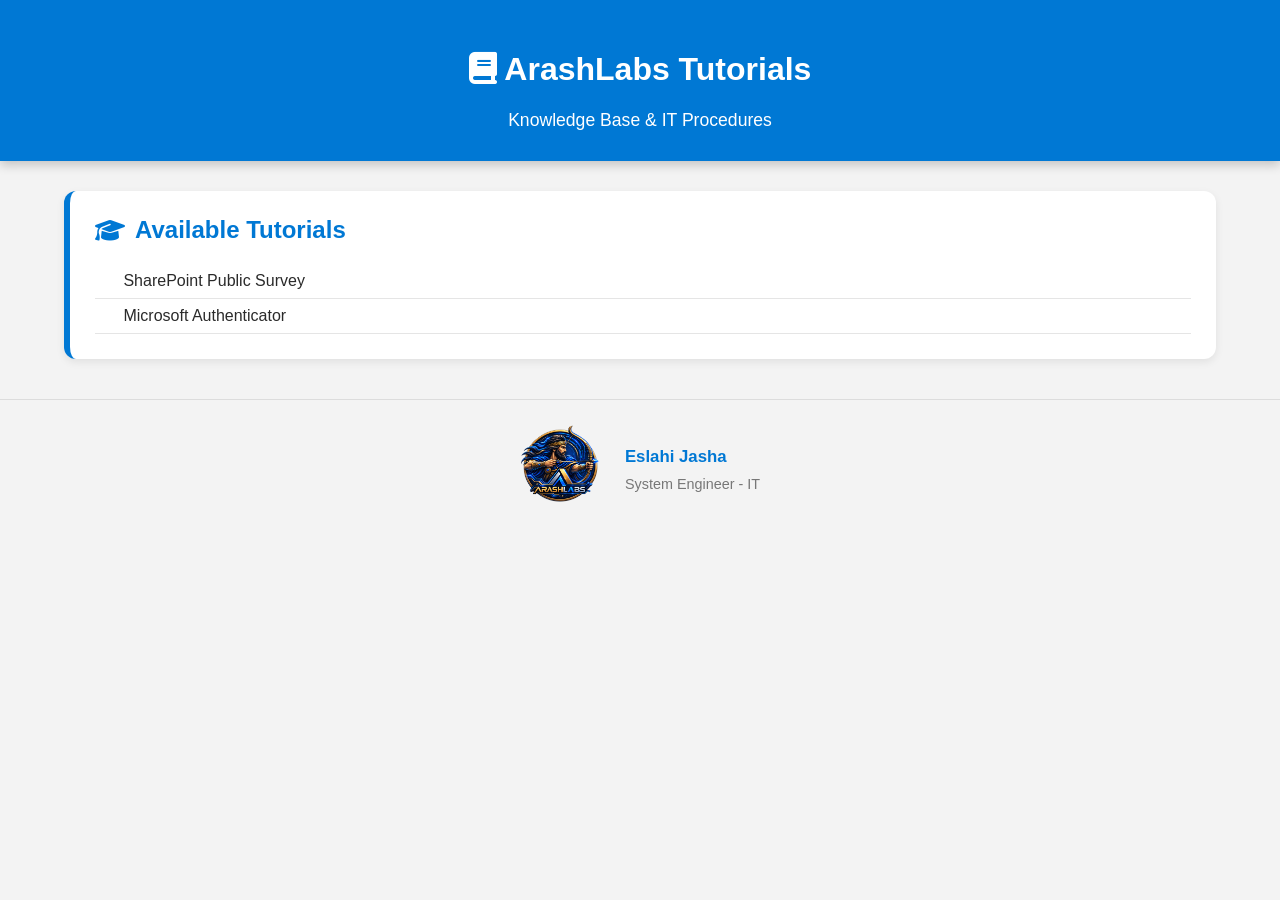
<file: index.html>
<!DOCTYPE html>
<html lang="fr">
<head>
<meta charset="UTF-8">
<meta name="viewport" content="width=device-width, initial-scale=1.0">

<title>ArashLabs Tutorials</title>
<link rel="icon" type="image/x-icon" href="favicon.ico">
<link rel="stylesheet" href="style.css">
<link rel="stylesheet"
href="https://cdnjs.cloudflare.com/ajax/libs/font-awesome/6.5.2/css/all.min.css">

</head>
<body>


<header>
    <h1>
        <i class="fa-solid fa-book"></i>
        ArashLabs Tutorials
    </h1>

    <div class="subtitle">
        Knowledge Base & IT Procedures
    </div>
</header>

<div class="container">

    <div class="section">

        <h2>
            <i class="fa-solid fa-graduation-cap"></i>
            Available Tutorials
        </h2>

        <ul class="checklist">

            <li class="item-row">
                <a class="item-tuto"
                   href="./sharepoint-public-survey/">
                   SharePoint Public Survey
                </a>
            </li>

            <li class="item-row">
                <a class="item-tuto"
                   href="./microsoft-authenticator/">
                   Microsoft Authenticator
                </a>
            </li>

            <!-- Ajouter les futurs tutos ici -->

        </ul>

    </div>

</div>

<footer class="footer-orbid">

    <div class="footer-content">

        <img src="arashlabs.png"
             class="footer-logo"
             alt="ArashLabs">

        <div class="footer-right">

            <div class="footer-name">
                <strong>Eslahi Jasha</strong>
            </div>

            <div>System Engineer - IT</div>

        </div>

    </div>

</footer>

<script src="theme.js"></script>

</body>
</html>
</file>
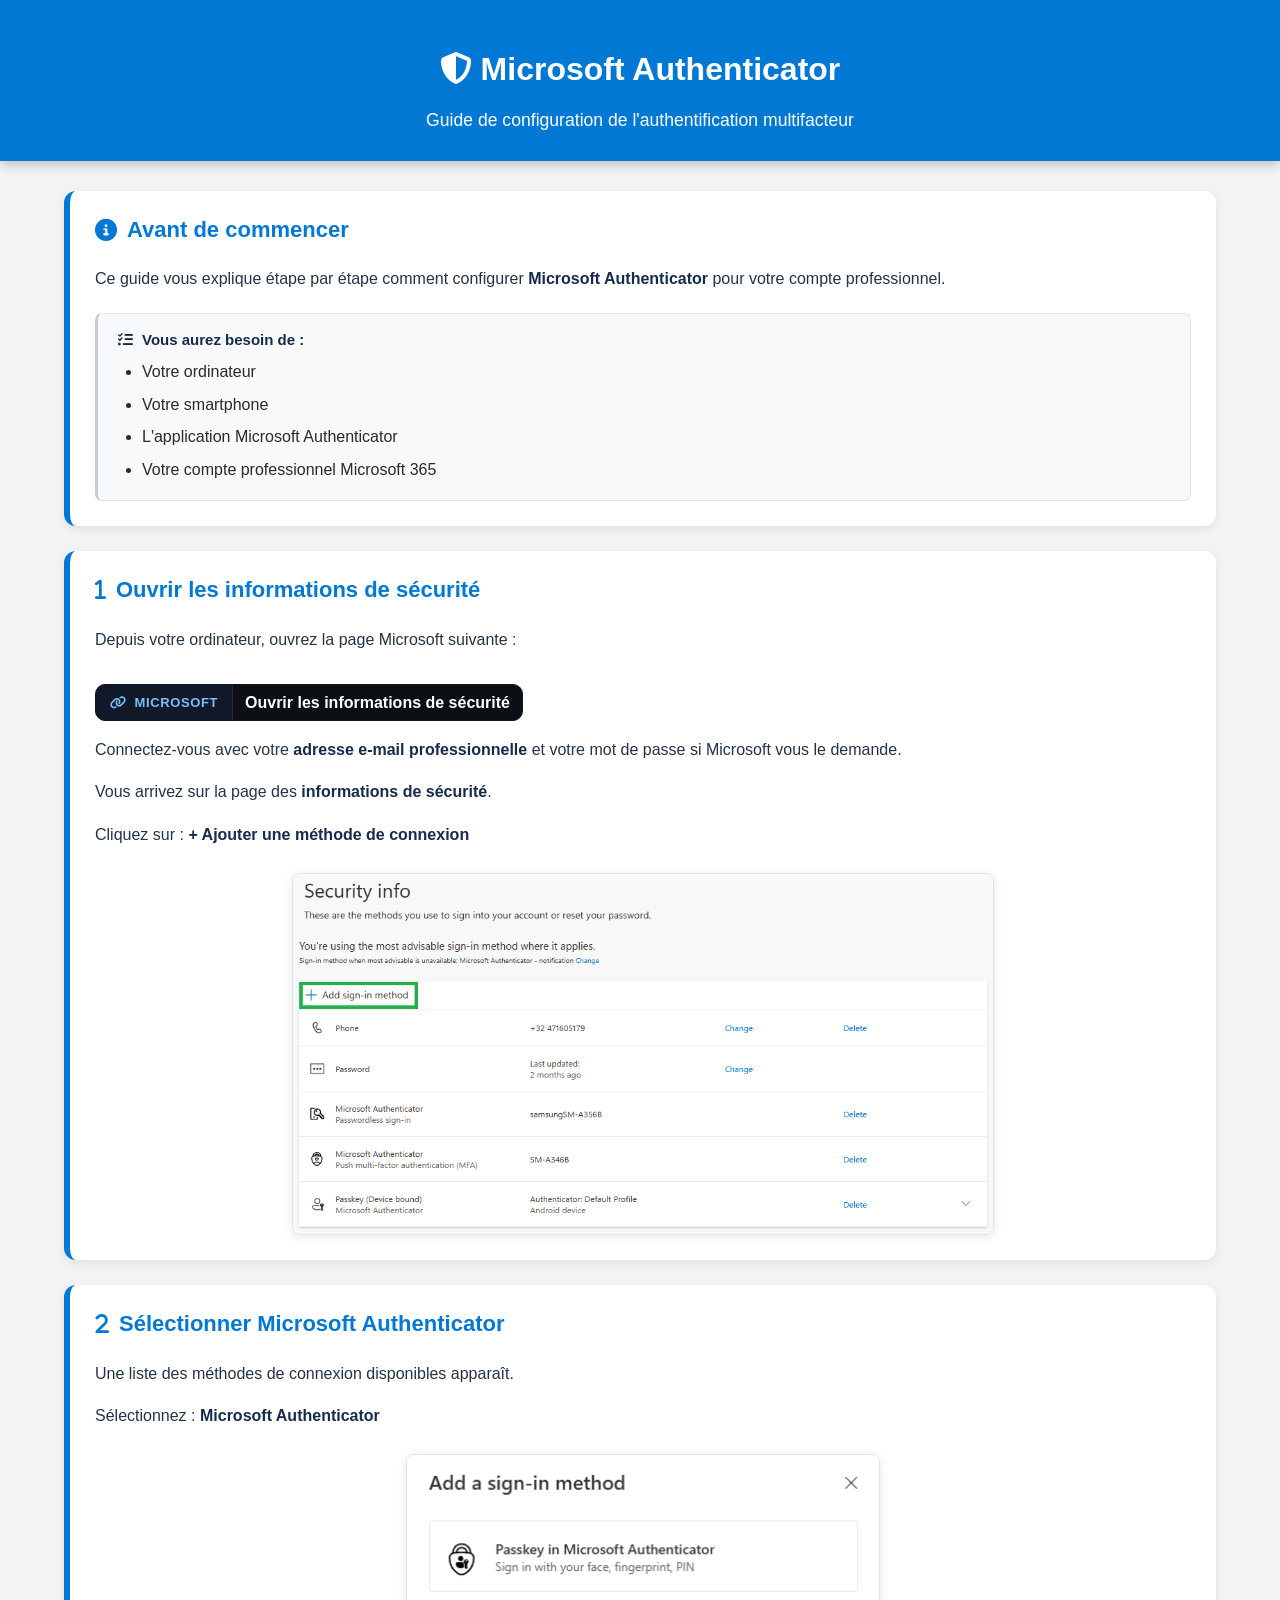
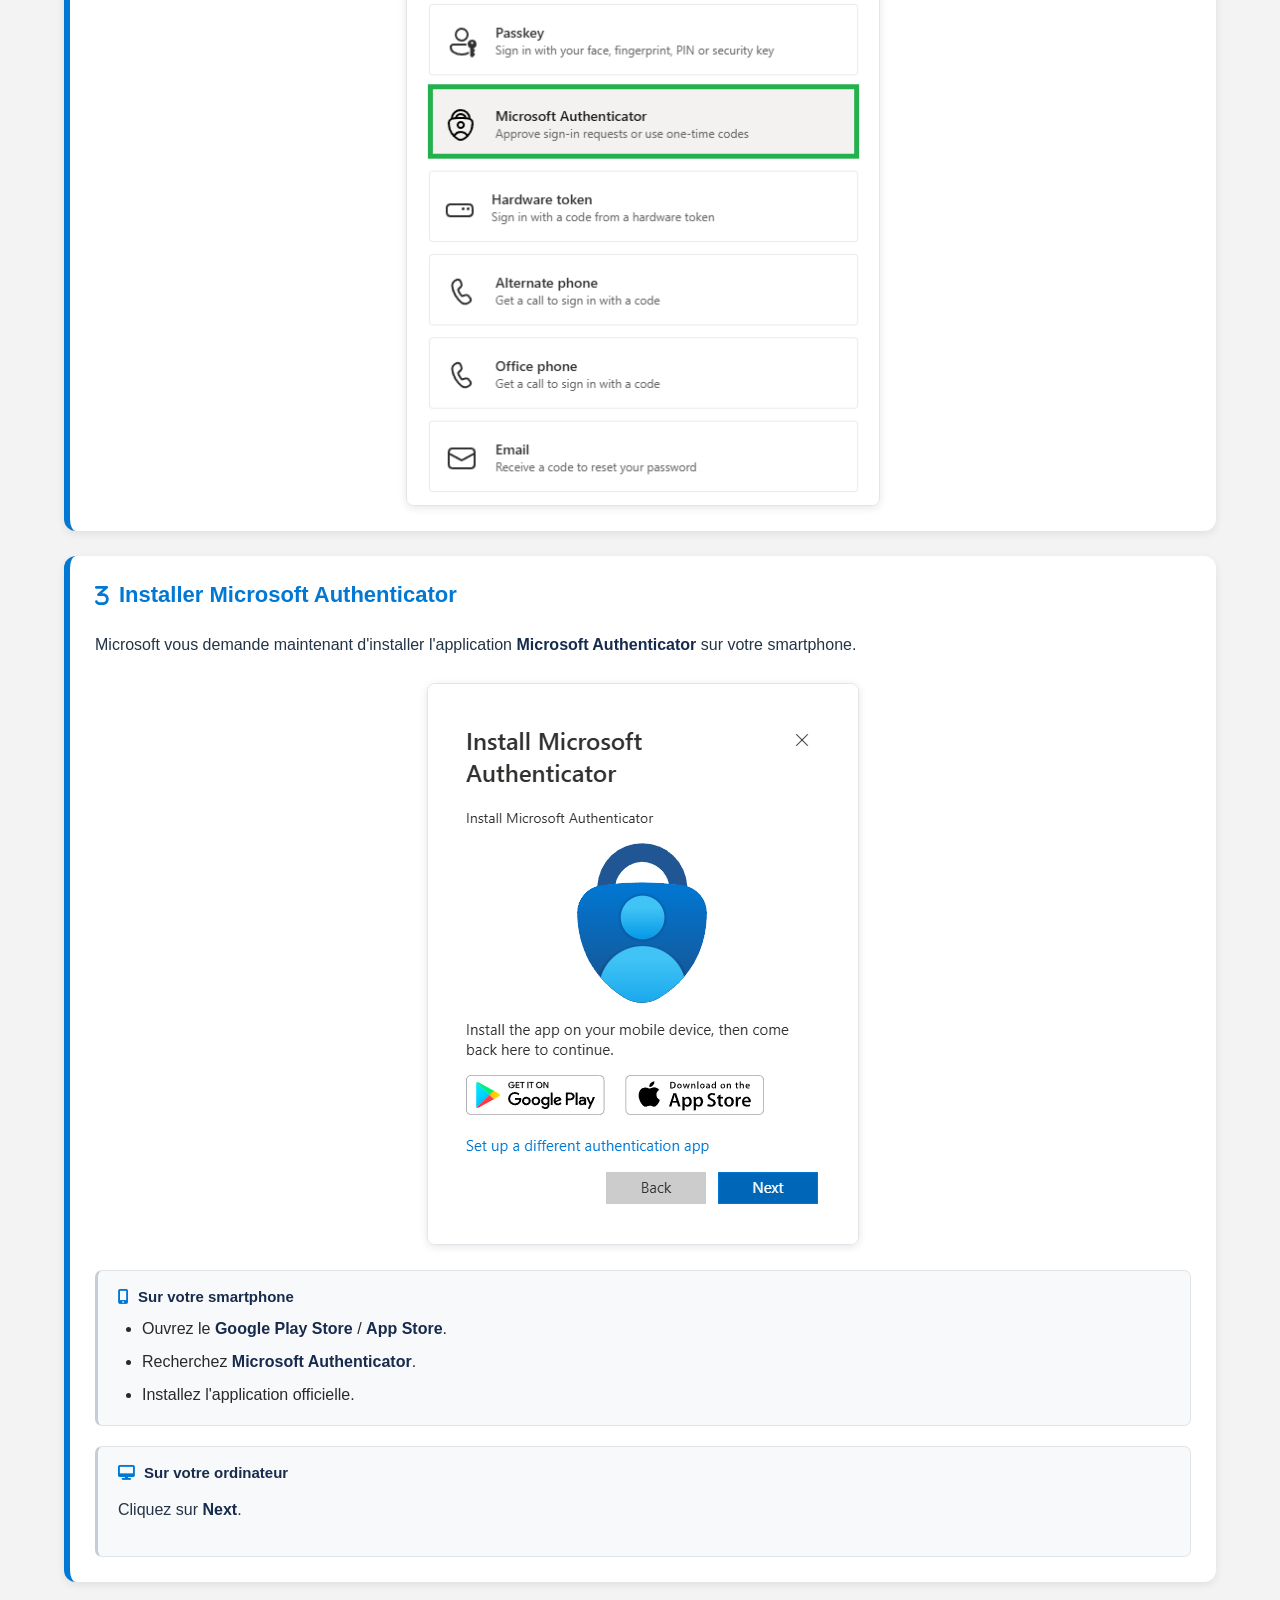
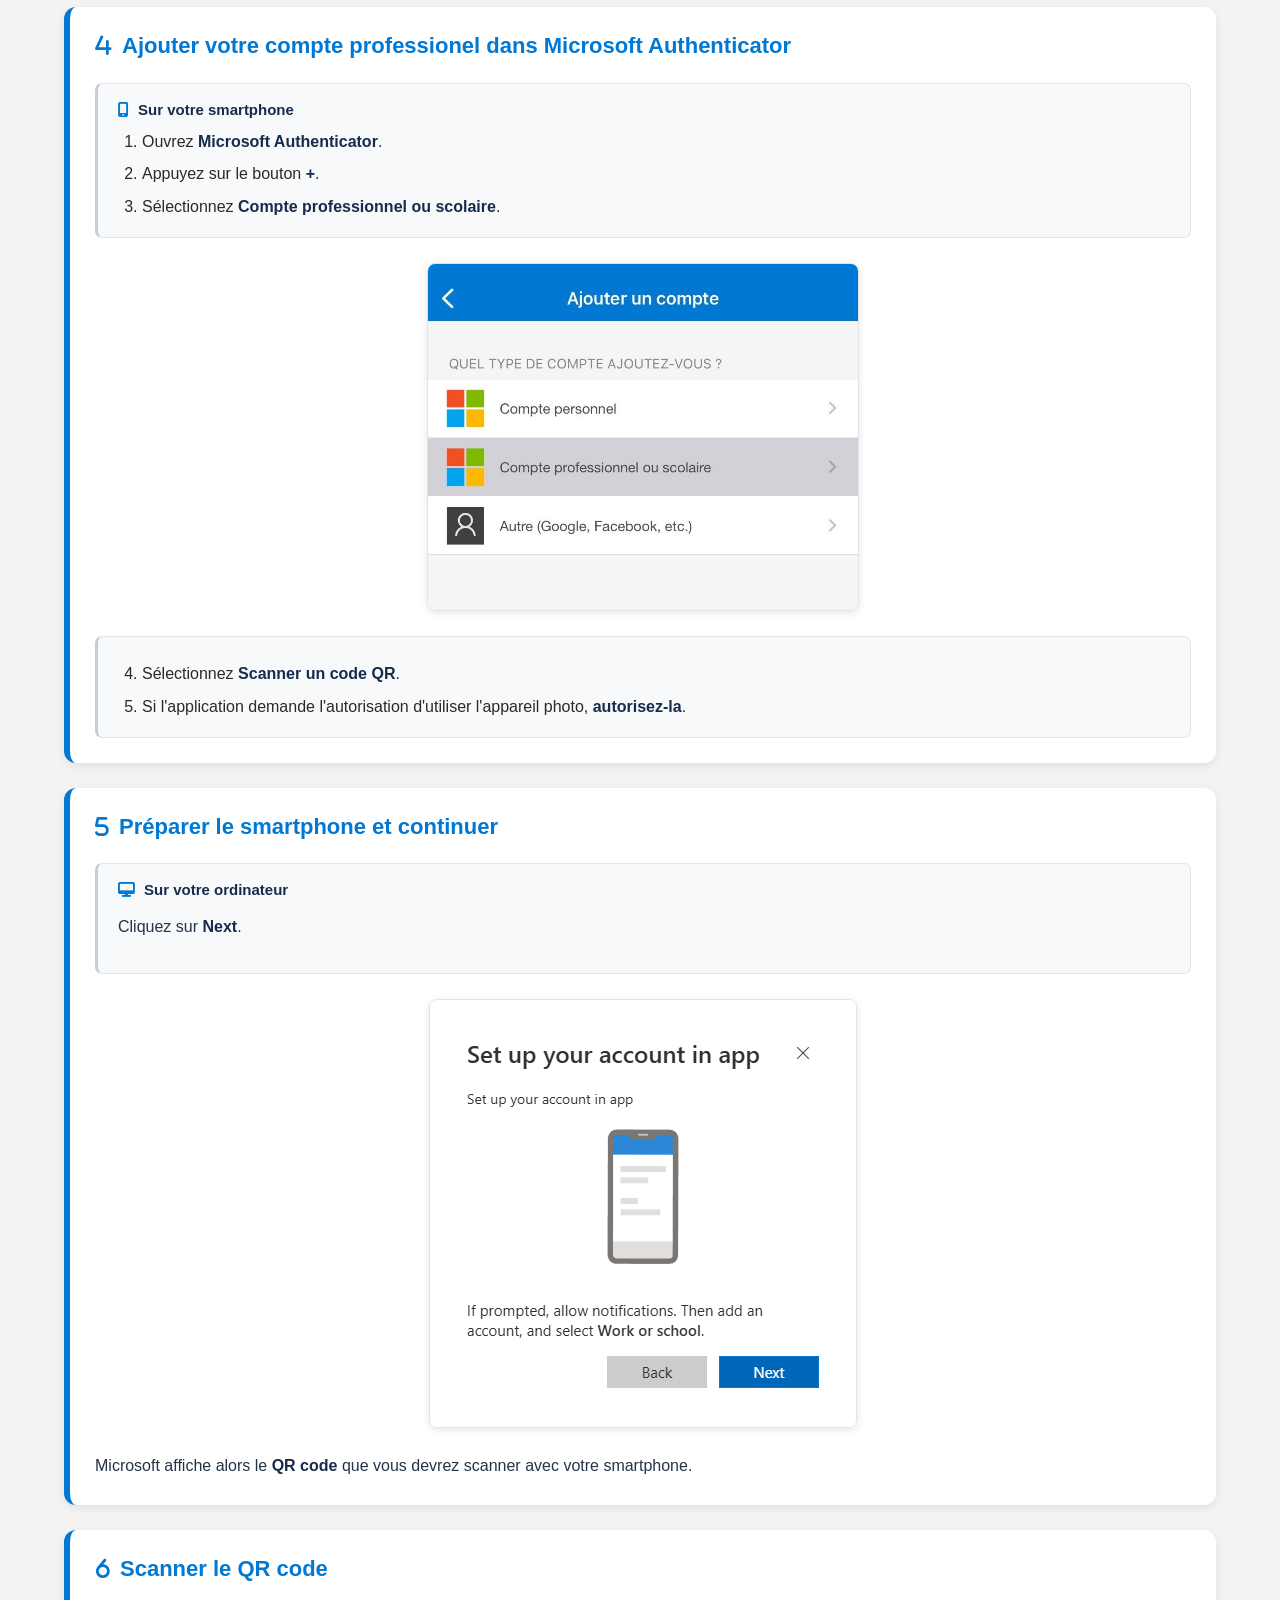
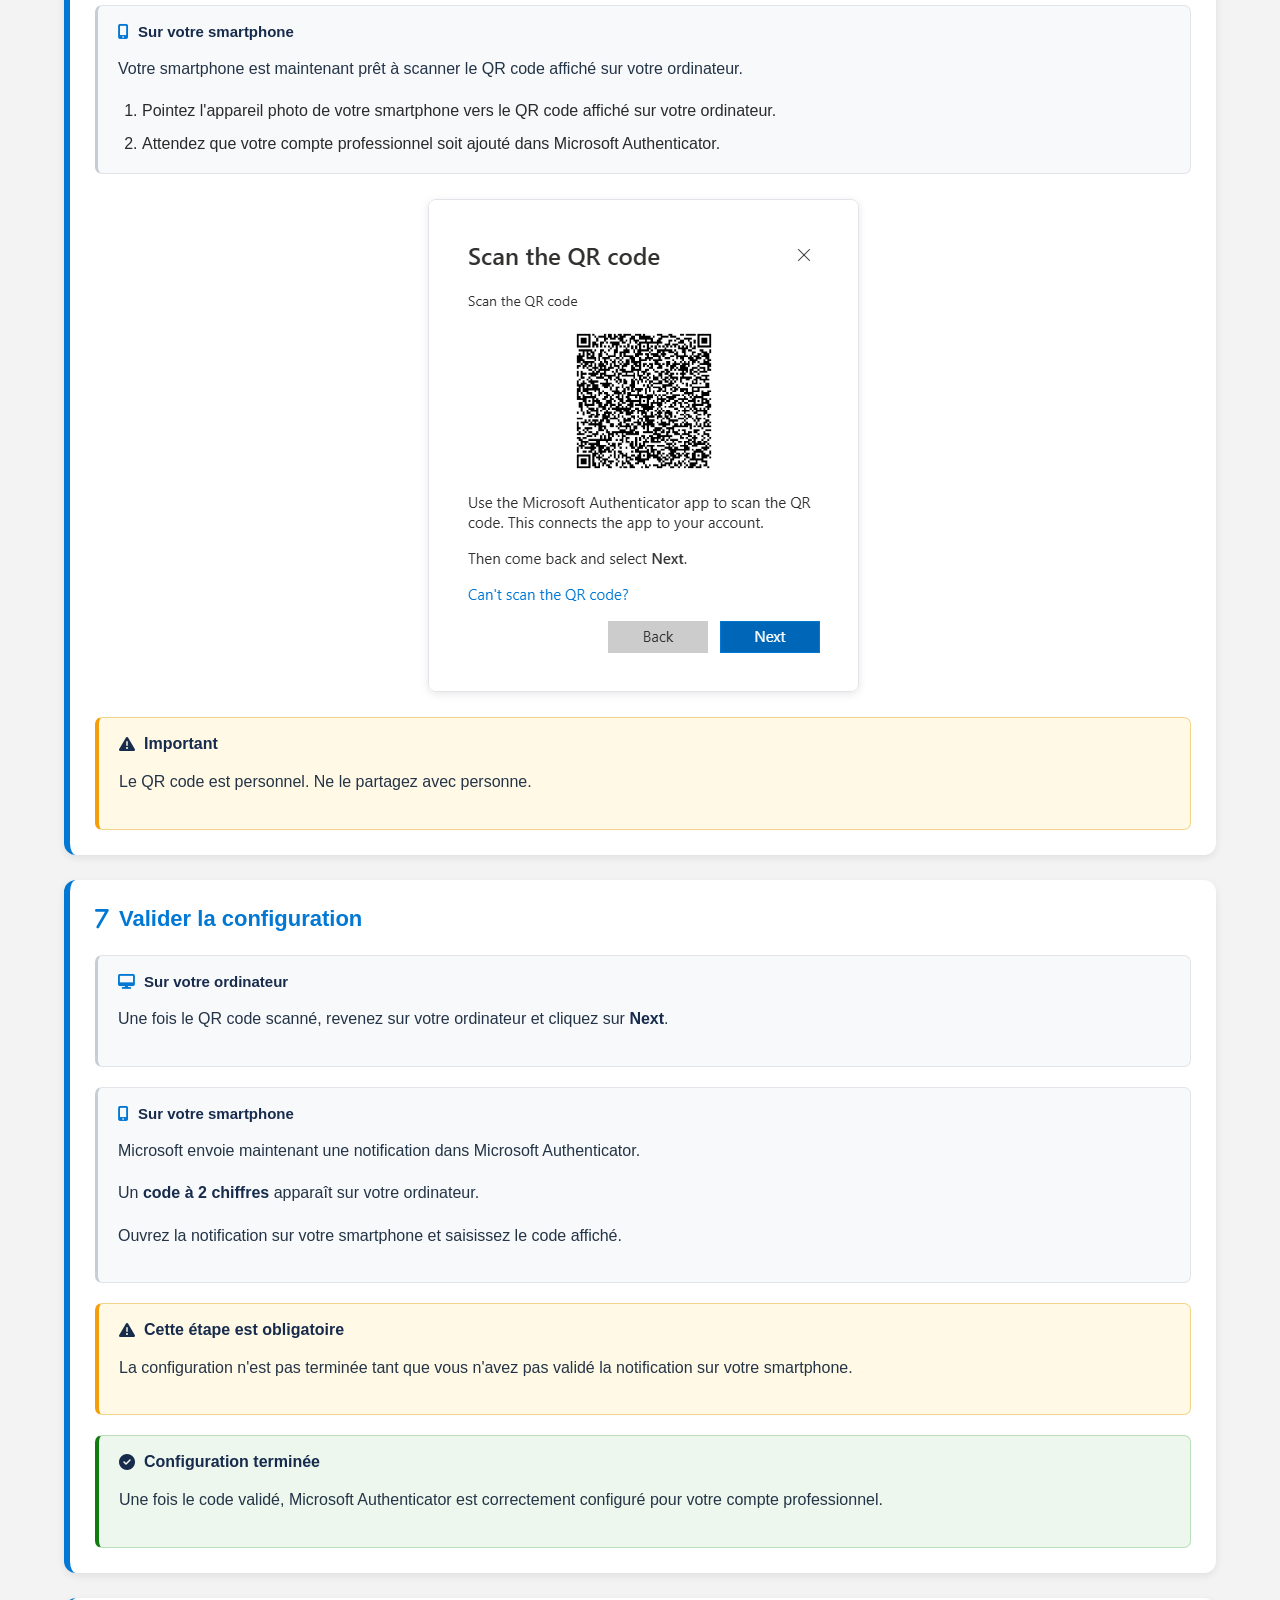
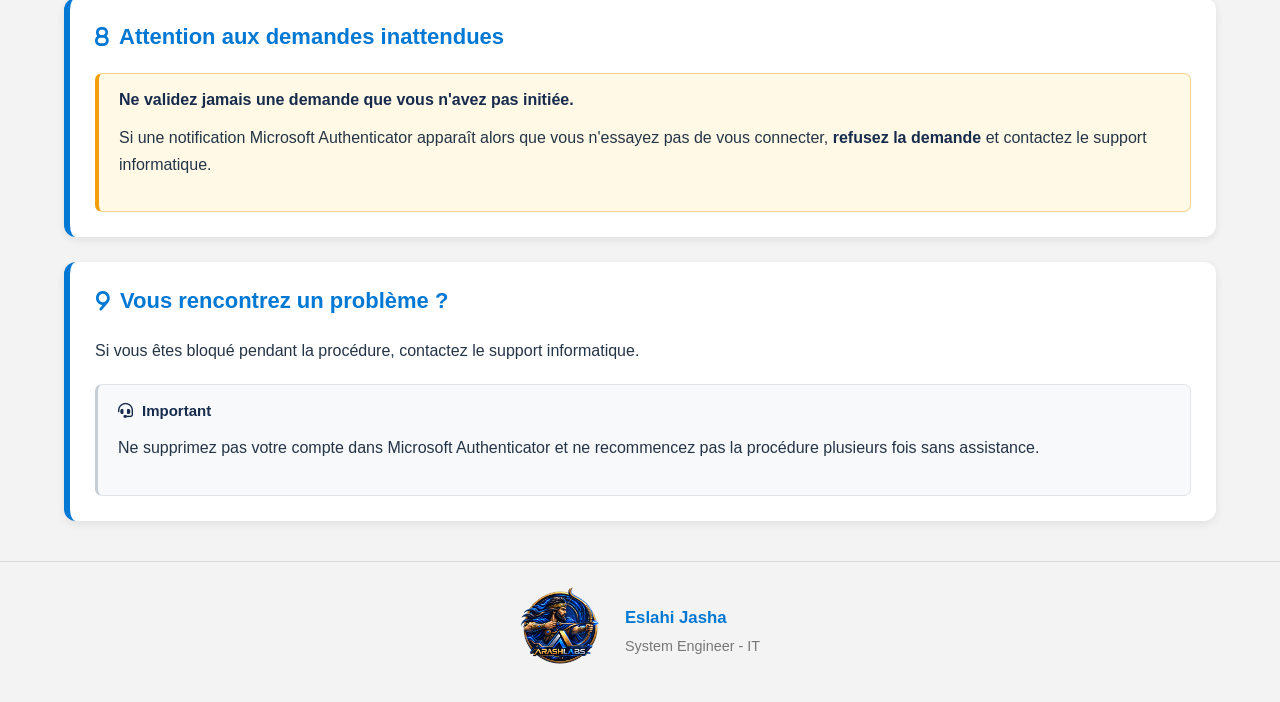
<file: microsoft-authenticator/index.html>
<!DOCTYPE html>
<html lang="fr">

<head>

    <meta charset="UTF-8">
    <meta name="viewport" content="width=device-width, initial-scale=1.0">

    <title>Activer Microsoft Authenticator - ArashLabs Tutorials</title>

    <link rel="icon" type="image/x-icon" href="../favicon.ico">

    <!-- CSS principal situé dans le dossier parent -->
    <link rel="stylesheet" href="../style.css">

    <!-- CSS spécifique à ce tutoriel -->
    <link rel="stylesheet" href="authenticator.css">

    <!-- Font Awesome -->
    <link rel="stylesheet"
          href="https://cdnjs.cloudflare.com/ajax/libs/font-awesome/6.5.2/css/all.min.css">

</head>


<body class="authenticator-page">


<header>

    <h1>
        <i class="fa-solid fa-shield-halved"></i>
        Microsoft Authenticator
    </h1>

    <div class="subtitle">
        Guide de configuration de l'authentification multifacteur
    </div>

</header>


<div class="container">


    <!-- =====================================================
         INTRODUCTION
         ===================================================== -->

    <div class="section">

        <h2>
            <i class="fa-solid fa-circle-info"></i>
            Avant de commencer
        </h2>

        <p>
            Ce guide vous explique étape par étape comment configurer
            <strong>Microsoft Authenticator</strong> pour votre compte
            professionnel.
        </p>

        <div class="info-box">

            <strong>
                <i class="fa-solid fa-list-check"></i>
                Vous aurez besoin de :
            </strong>

            <ul>

                <li>
                    Votre ordinateur
                </li>

                <li>
                    Votre smartphone
                </li>

                <li>
                    L'application Microsoft Authenticator
                </li>

                <li>
                    Votre compte professionnel Microsoft 365
                </li>

            </ul>

        </div>

    </div>


    <!-- =====================================================
         ETAPE 1
         ===================================================== -->

    <div class="section">

        <h2>
            <i class="fa-solid fa-1"></i>
            Ouvrir les informations de sécurité
        </h2>

        <p>
            Depuis votre ordinateur, ouvrez la page Microsoft suivante :
        </p>

        <div class="link-block">

            <div class="link-label">

                <i class="fa-solid fa-link"></i>
                Microsoft

            </div>

            <div class="link-content">

                <a href="https://mysignins.microsoft.com/security-info"
                   target="_blank"
                   rel="noopener noreferrer">

                    <strong>
                        Ouvrir les informations de sécurité
                    </strong>

                </a>

            </div>

        </div>

        <p>
            Connectez-vous avec votre
            <strong>adresse e-mail professionnelle</strong>
            et votre mot de passe si Microsoft vous le demande.
        </p>

        <p>
            Vous arrivez sur la page des
            <strong>informations de sécurité</strong>.
        </p>

        <p>
            Cliquez sur :
            <strong>+ Ajouter une méthode de connexion</strong>
        </p>

        <img
            src="assets/add-sign-in-method.png"
            class="tuto-image tuto-image-wide"
            alt="Page des informations de sécurité Microsoft">

    </div>


    <!-- =====================================================
         ETAPE 2
         ===================================================== -->

    <div class="section">

        <h2>
            <i class="fa-solid fa-2"></i>
            Sélectionner Microsoft Authenticator
        </h2>

        <p>
            Une liste des méthodes de connexion disponibles apparaît.
        </p>

        <p>
            Sélectionnez :
            <strong>Microsoft Authenticator</strong>
        </p>

        <img
            src="assets/choose-add-sign-in-method.png"
            class="tuto-image"
            alt="Choix de Microsoft Authenticator">

    </div>


    <!-- =====================================================
         ETAPE 3
         ===================================================== -->

    <div class="section">

        <h2>
            <i class="fa-solid fa-3"></i>
            Installer Microsoft Authenticator
        </h2>

        <p>
            Microsoft vous demande maintenant d'installer
            l'application <strong>Microsoft Authenticator</strong>
            sur votre smartphone.
        </p>

        <img
            src="assets/install-microsoft-authenticator.png"
            class="tuto-image"
            alt="Installation de Microsoft Authenticator">

        <div class="info-box">

            <strong>
                <i class="fa-solid fa-mobile-screen-button"></i>
                Sur votre smartphone
            </strong>

            <ul>

                <li>
                    Ouvrez le <strong>Google Play Store</strong> / <strong>App Store</strong>.
                </li>

                <li>
                    Recherchez <strong>Microsoft Authenticator</strong>.
                </li>

                <li>
                    Installez l'application officielle.
                </li>

            </ul>

        </div>

        <div class="info-box">

            <strong>
                <i class="fa-solid fa-desktop"></i>
                Sur votre ordinateur
            </strong>

            <p>
                Cliquez sur <strong>Next</strong>.
            </p>

        </div>

    </div>


    <!-- =====================================================
         ETAPE 4
         ===================================================== -->

    <div class="section">

        <h2>
            <i class="fa-solid fa-4"></i>
            Ajouter votre compte professionel dans Microsoft Authenticator
        </h2>


        <div class="info-box">

            <strong>
                <i class="fa-solid fa-mobile-screen-button"></i>
                Sur votre smartphone
            </strong>

            <ol>

                <li>
                    Ouvrez <strong>Microsoft Authenticator</strong>.
                </li>

                <li>
                    Appuyez sur le bouton <strong>+</strong>.
                </li>

                <li>
                    Sélectionnez
                    <strong>Compte professionnel ou scolaire</strong>.
                </li>

            </ol>

        </div>


        <img
            src="assets/add-account.png"
            class="tuto-image tuto-image-account"
            alt="Ajouter un compte dans Microsoft Authenticator">


        <div class="info-box">

            <ol start="4">

                <li>
                    Sélectionnez
                    <strong>Scanner un code QR</strong>.
                </li>

                <li>
                    Si l'application demande l'autorisation d'utiliser
                    l'appareil photo, <strong>autorisez-la</strong>.
                </li>

            </ol>

        </div>

    </div>


    <!-- =====================================================
         ETAPE 5
         ===================================================== -->

    <div class="section">

        <h2>
            <i class="fa-solid fa-5"></i>
            Préparer le smartphone et continuer
        </h2>


        <div class="info-box">

            <strong>
                <i class="fa-solid fa-desktop"></i>
                Sur votre ordinateur
            </strong>

            <p>
                Cliquez sur <strong>Next</strong>.
            </p>

        </div>


        <img
            src="assets/setup-your-account-in-app.png"
            class="tuto-image"
            alt="Préparation du compte dans Microsoft Authenticator">

<p>
                Microsoft affiche alors le
                <strong>QR code</strong> que vous devrez scanner
                avec votre smartphone.
            </p>
        

    </div>


    <!-- =====================================================
         ETAPE 6
         ===================================================== -->

    <div class="section">

        <h2>
            <i class="fa-solid fa-6"></i>
            Scanner le QR code
        </h2>


        <div class="info-box">

            <strong>
                <i class="fa-solid fa-mobile-screen-button"></i>
                Sur votre smartphone
            </strong>

            <p>
                Votre smartphone est maintenant prêt à scanner le
                QR code affiché sur votre ordinateur.
            </p>

            <ol>

                <li>
                    Pointez l'appareil photo de votre smartphone vers
                    le QR code affiché sur votre ordinateur.
                </li>

                <li>
                    Attendez que votre compte professionnel soit ajouté
                    dans Microsoft Authenticator.
                </li>

            </ol>

        </div>


        <img
            src="assets/scan-qr-code.png"
            class="tuto-image"
            alt="Scanner le QR code avec Microsoft Authenticator">


        <div class="warning-box">

            <strong>
                <i class="fa-solid fa-triangle-exclamation"></i>
                Important
            </strong>

            <p>
                Le QR code est personnel. Ne le partagez avec personne.
            </p>

        </div>

    </div>


    <!-- =====================================================
         ETAPE 7
         ===================================================== -->

    <div class="section">

        <h2>
            <i class="fa-solid fa-7"></i>
            Valider la configuration
        </h2>


        <div class="info-box">

            <strong>
                <i class="fa-solid fa-desktop"></i>
                Sur votre ordinateur
            </strong>

            <p>
                Une fois le QR code scanné, revenez sur votre ordinateur
                et cliquez sur <strong>Next</strong>.
            </p>

        </div>


        <div class="info-box">

            <strong>
                <i class="fa-solid fa-mobile-screen-button"></i>
                Sur votre smartphone
            </strong>

            <p>
                Microsoft envoie maintenant une notification
                dans Microsoft Authenticator.
            </p>

            <p>
                Un <strong>code à 2 chiffres</strong> apparaît sur
                votre ordinateur.
            </p>

            <p>
                Ouvrez la notification sur votre smartphone et
                saisissez le code affiché.
            </p>

        </div>


        <div class="warning-box">

            <strong>
                <i class="fa-solid fa-triangle-exclamation"></i>
                Cette étape est obligatoire
            </strong>

            <p>
                La configuration n'est pas terminée tant que vous
                n'avez pas validé la notification sur votre smartphone.
            </p>

        </div>


        <div class="success-box">

            <strong>
                <i class="fa-solid fa-circle-check"></i>
                Configuration terminée
            </strong>

            <p>
                Une fois le code validé, Microsoft Authenticator est
                correctement configuré pour votre compte professionnel.
            </p>

        </div>

    </div>


    <!-- =====================================================
         ETAPE 8
         ===================================================== -->

    <div class="section">

        <h2>
            <i class="fa-solid fa-8"></i>
            Attention aux demandes inattendues
        </h2>

        <div class="warning-box">

            <strong>
                Ne validez jamais une demande que vous n'avez pas initiée.
            </strong>

            <p>
                Si une notification Microsoft Authenticator apparaît
                alors que vous n'essayez pas de vous connecter,
                <strong>refusez la demande</strong> et contactez
                le support informatique.
            </p>

        </div>

    </div>


    <!-- =====================================================
         ETAPE 9
         ===================================================== -->

    <div class="section">

        <h2>
            <i class="fa-solid fa-9"></i>
            Vous rencontrez un problème ?
        </h2>

        <p>
            Si vous êtes bloqué pendant la procédure, contactez
            le support informatique.
        </p>

        <div class="info-box">

            <strong>
                <i class="fa-solid fa-headset"></i>
                Important
            </strong>

            <p>
                Ne supprimez pas votre compte dans Microsoft Authenticator
                et ne recommencez pas la procédure plusieurs fois sans
                assistance.
            </p>

        </div>

    </div>


</div>


<!-- =====================================================
     FOOTER
     ===================================================== -->

<footer class="footer-orbid">

    <div class="footer-content">

        <img
            src="../arashlabs.png"
            class="footer-logo"
            alt="ArashLabs">

        <div class="footer-right">

            <div class="footer-name">
                <strong>Eslahi Jasha</strong>
            </div>

            <div>
                System Engineer - IT
            </div>

        </div>

    </div>

</footer>


<!-- JS situé dans le dossier parent -->
<script src="../theme.js"></script>

</body>

</html>
</file>
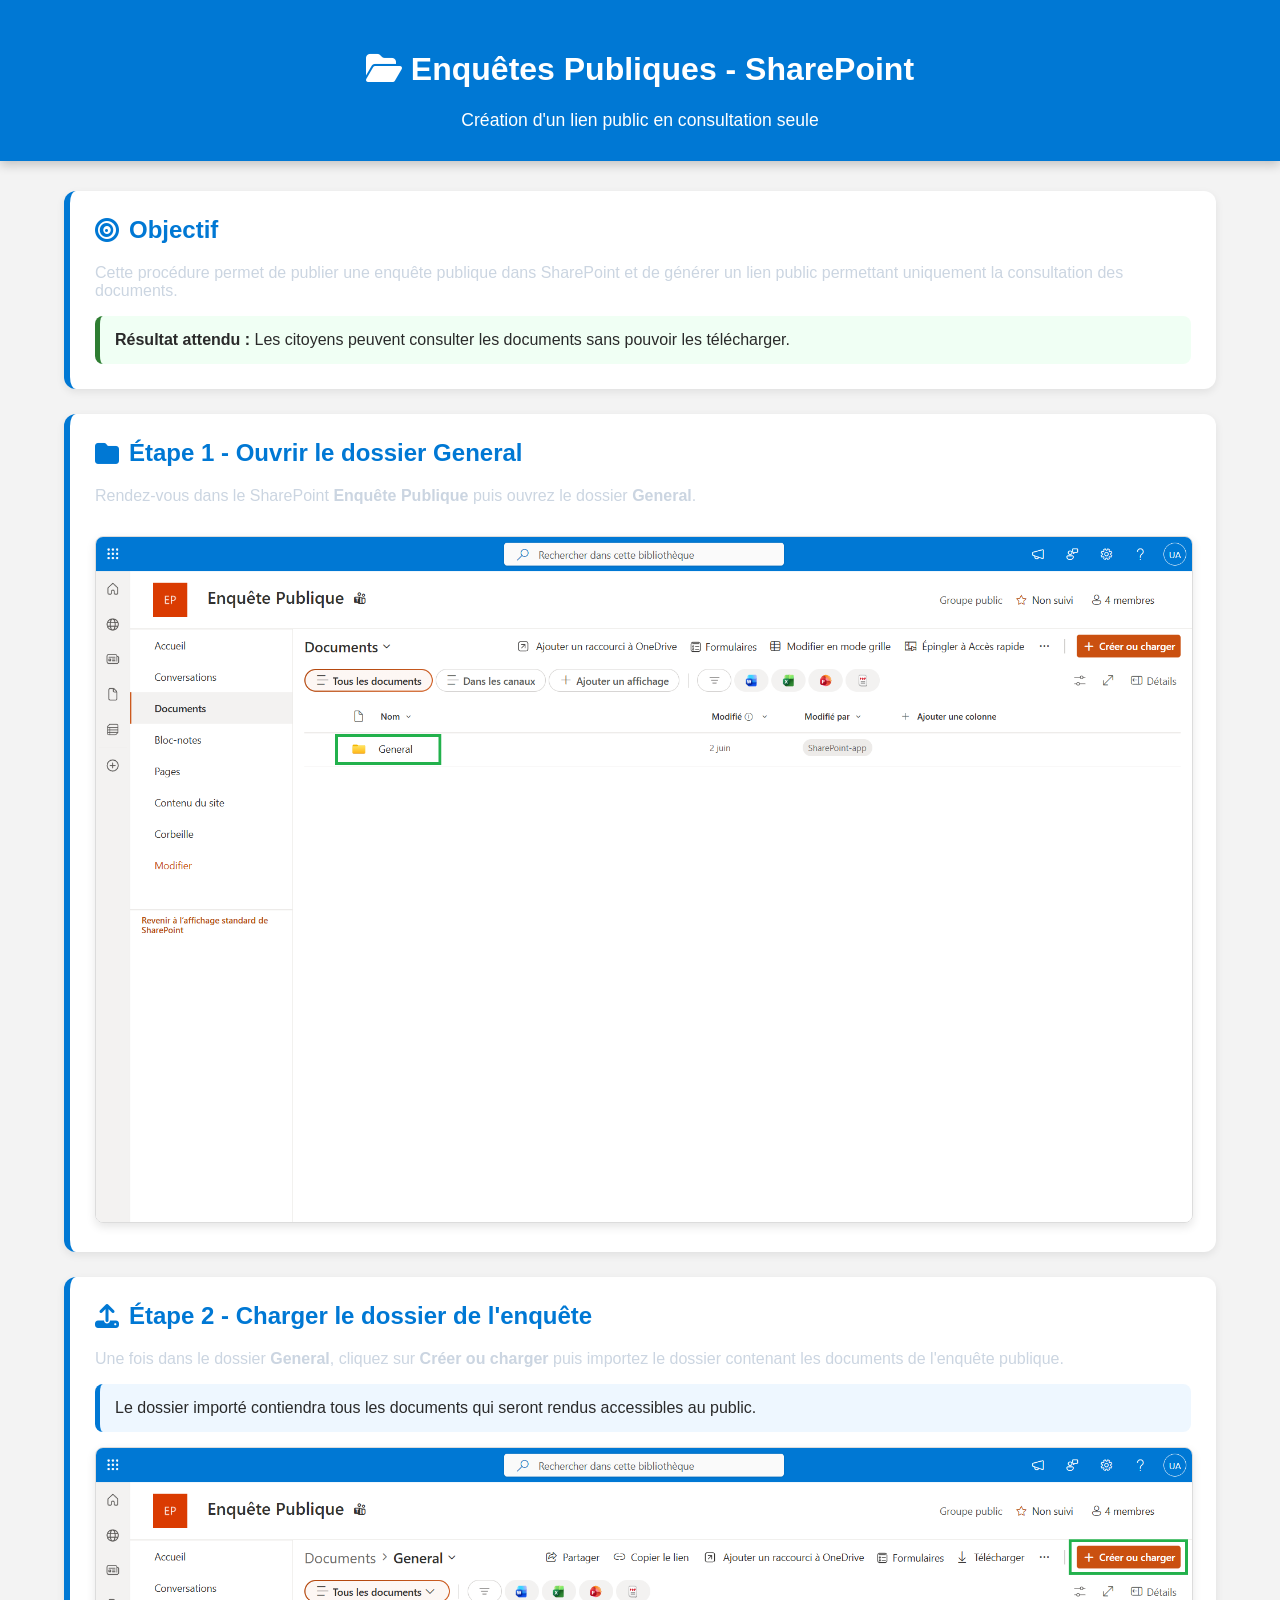
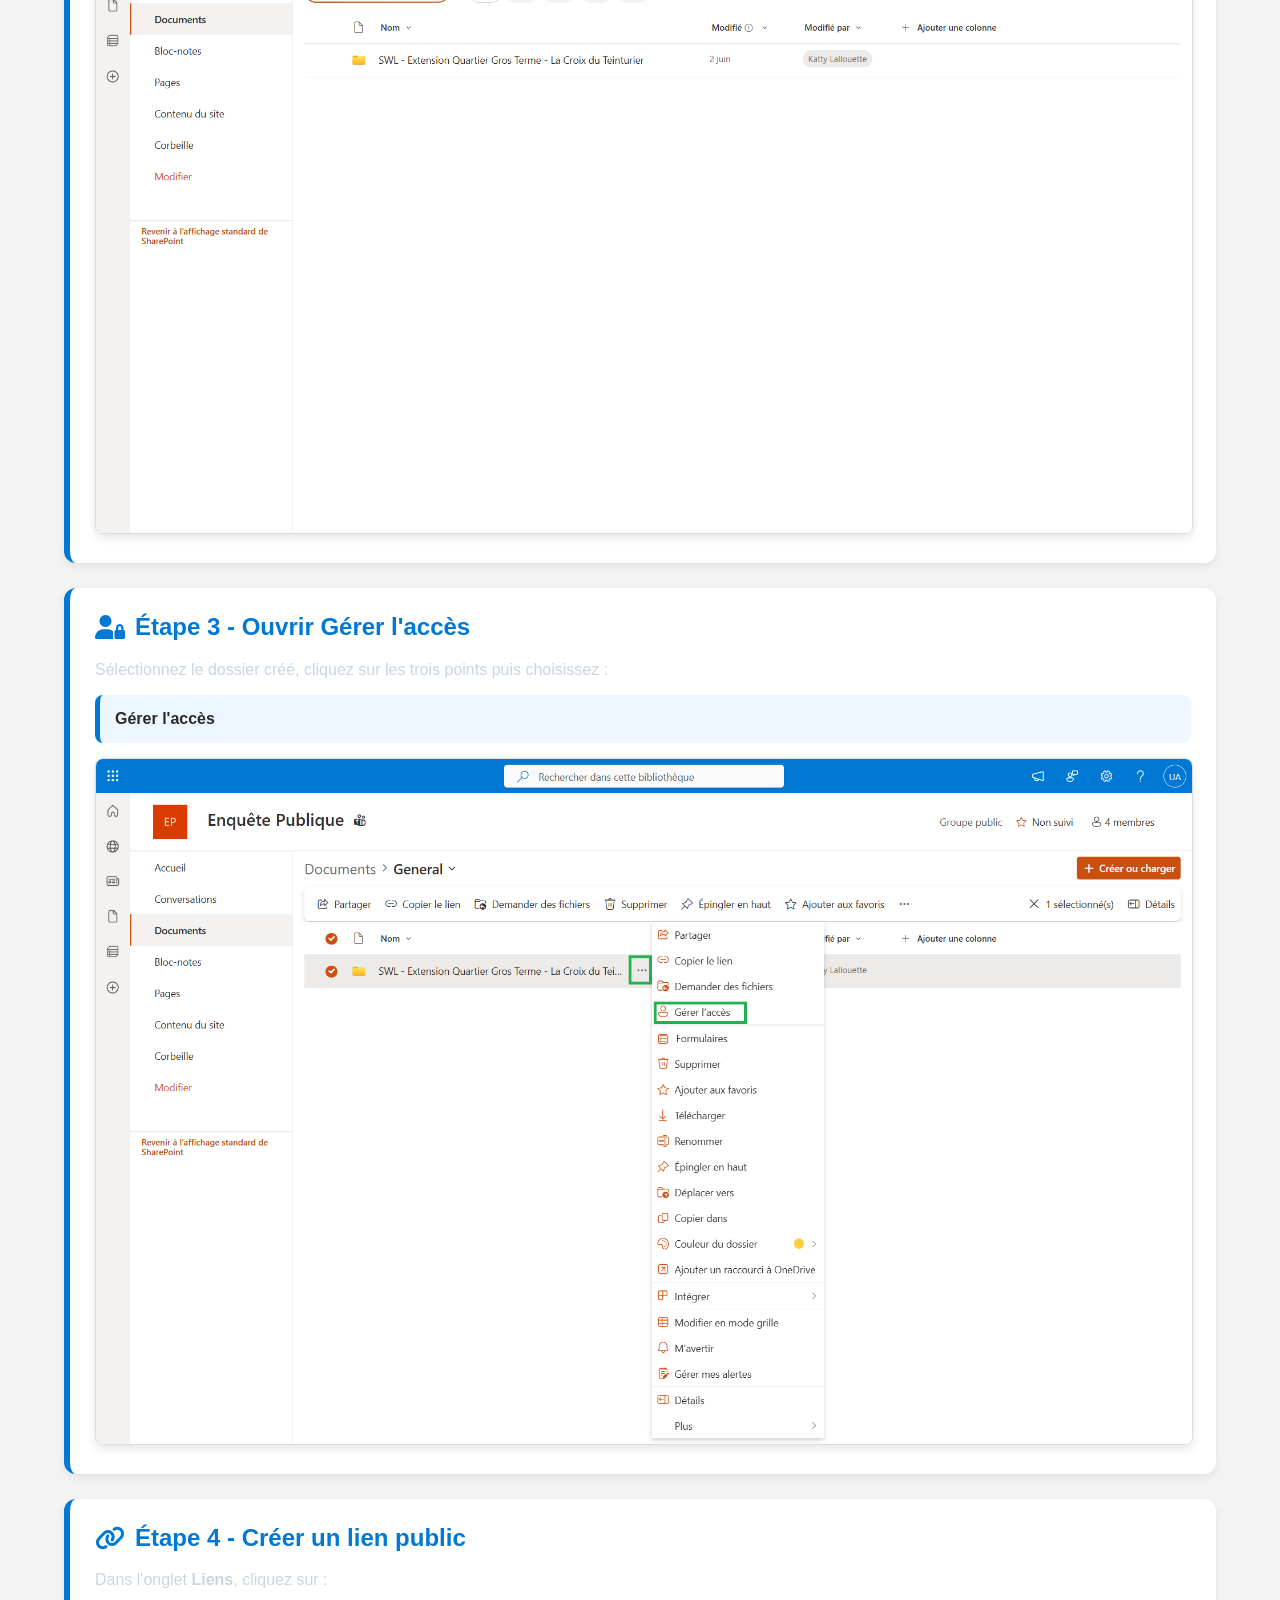
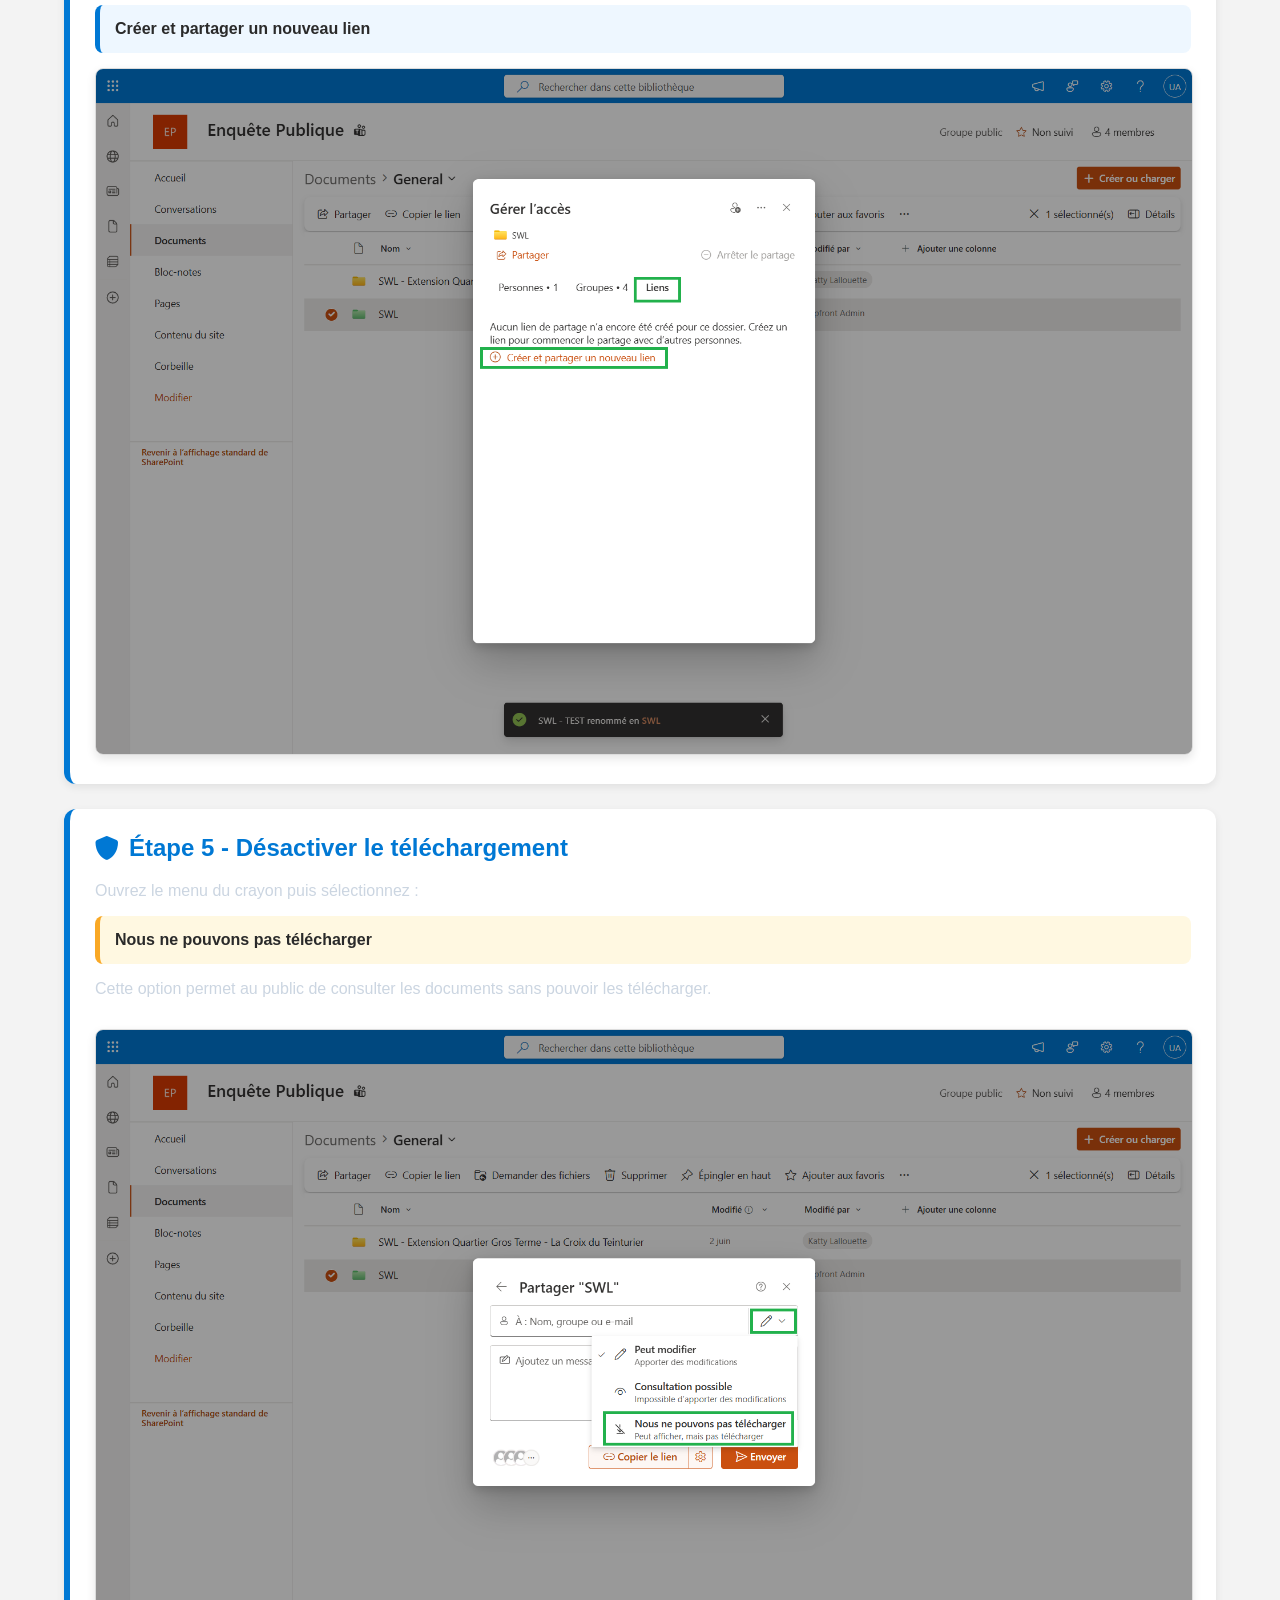
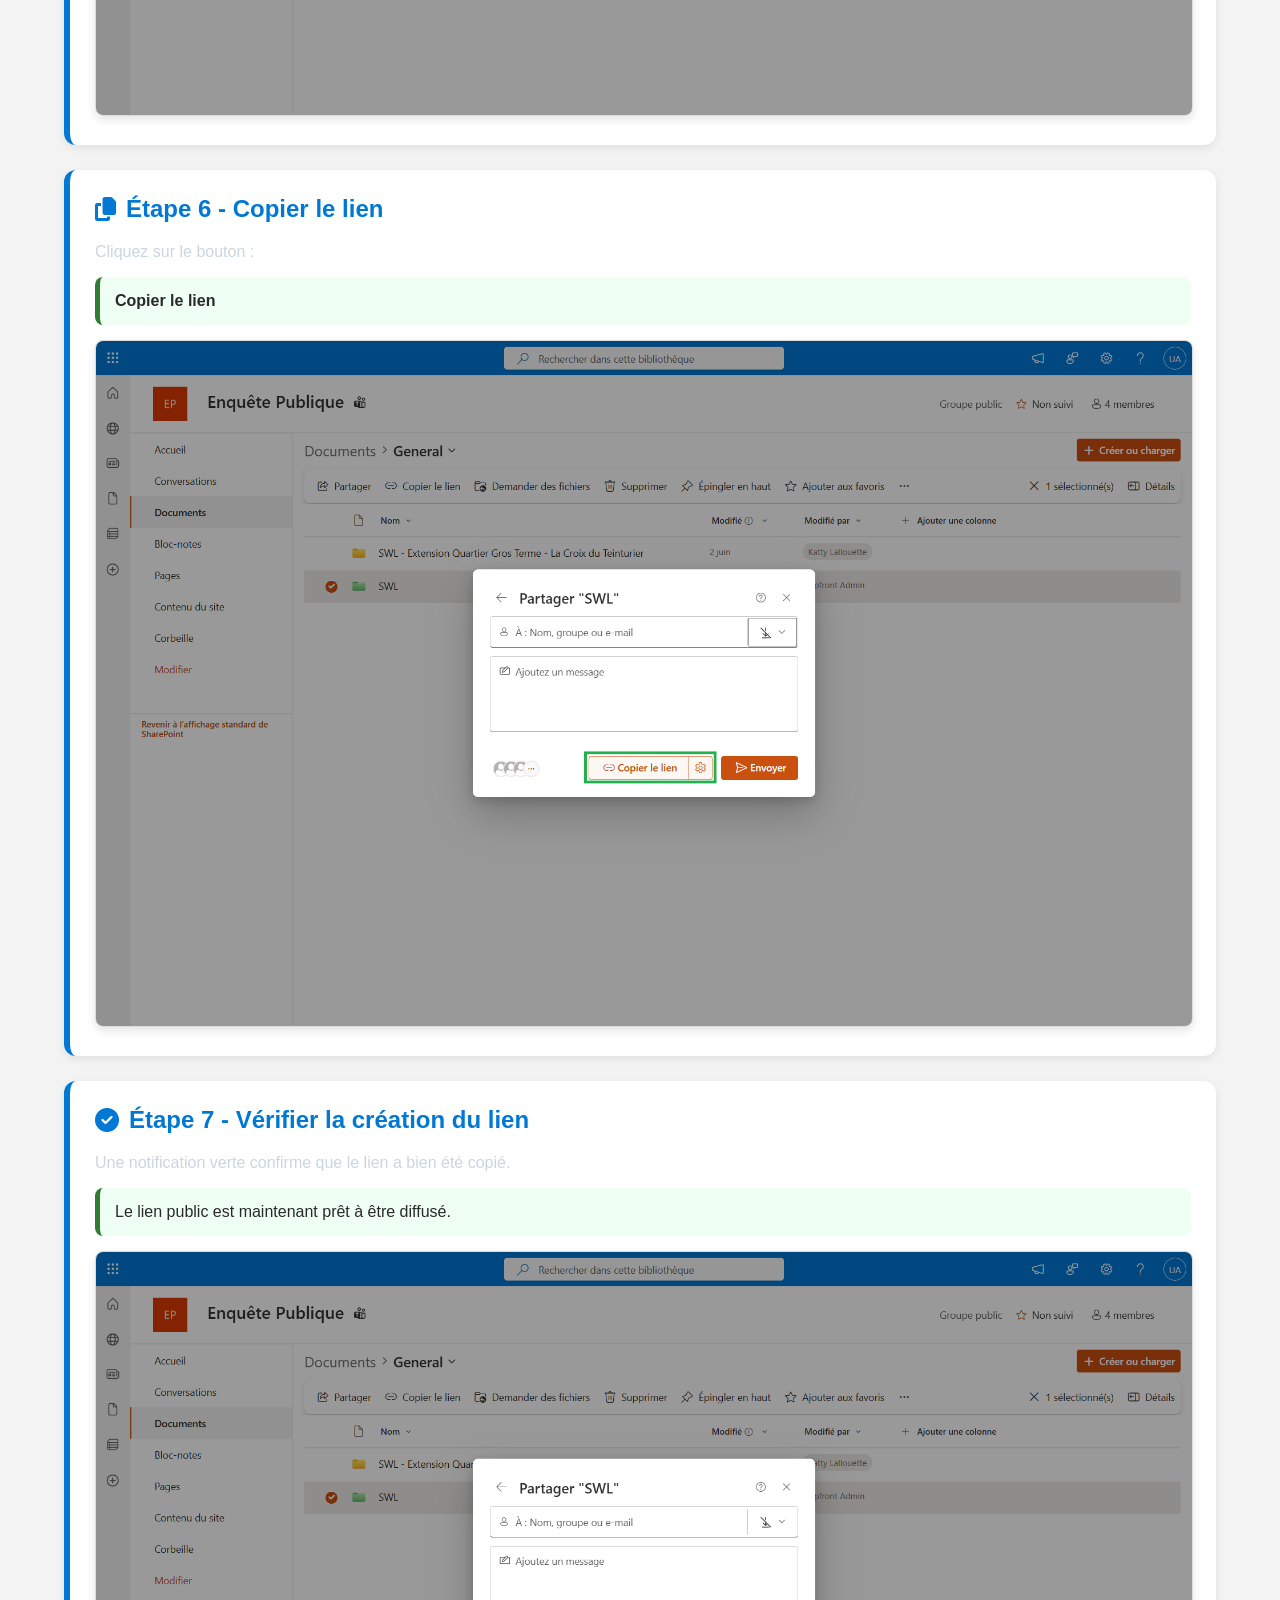
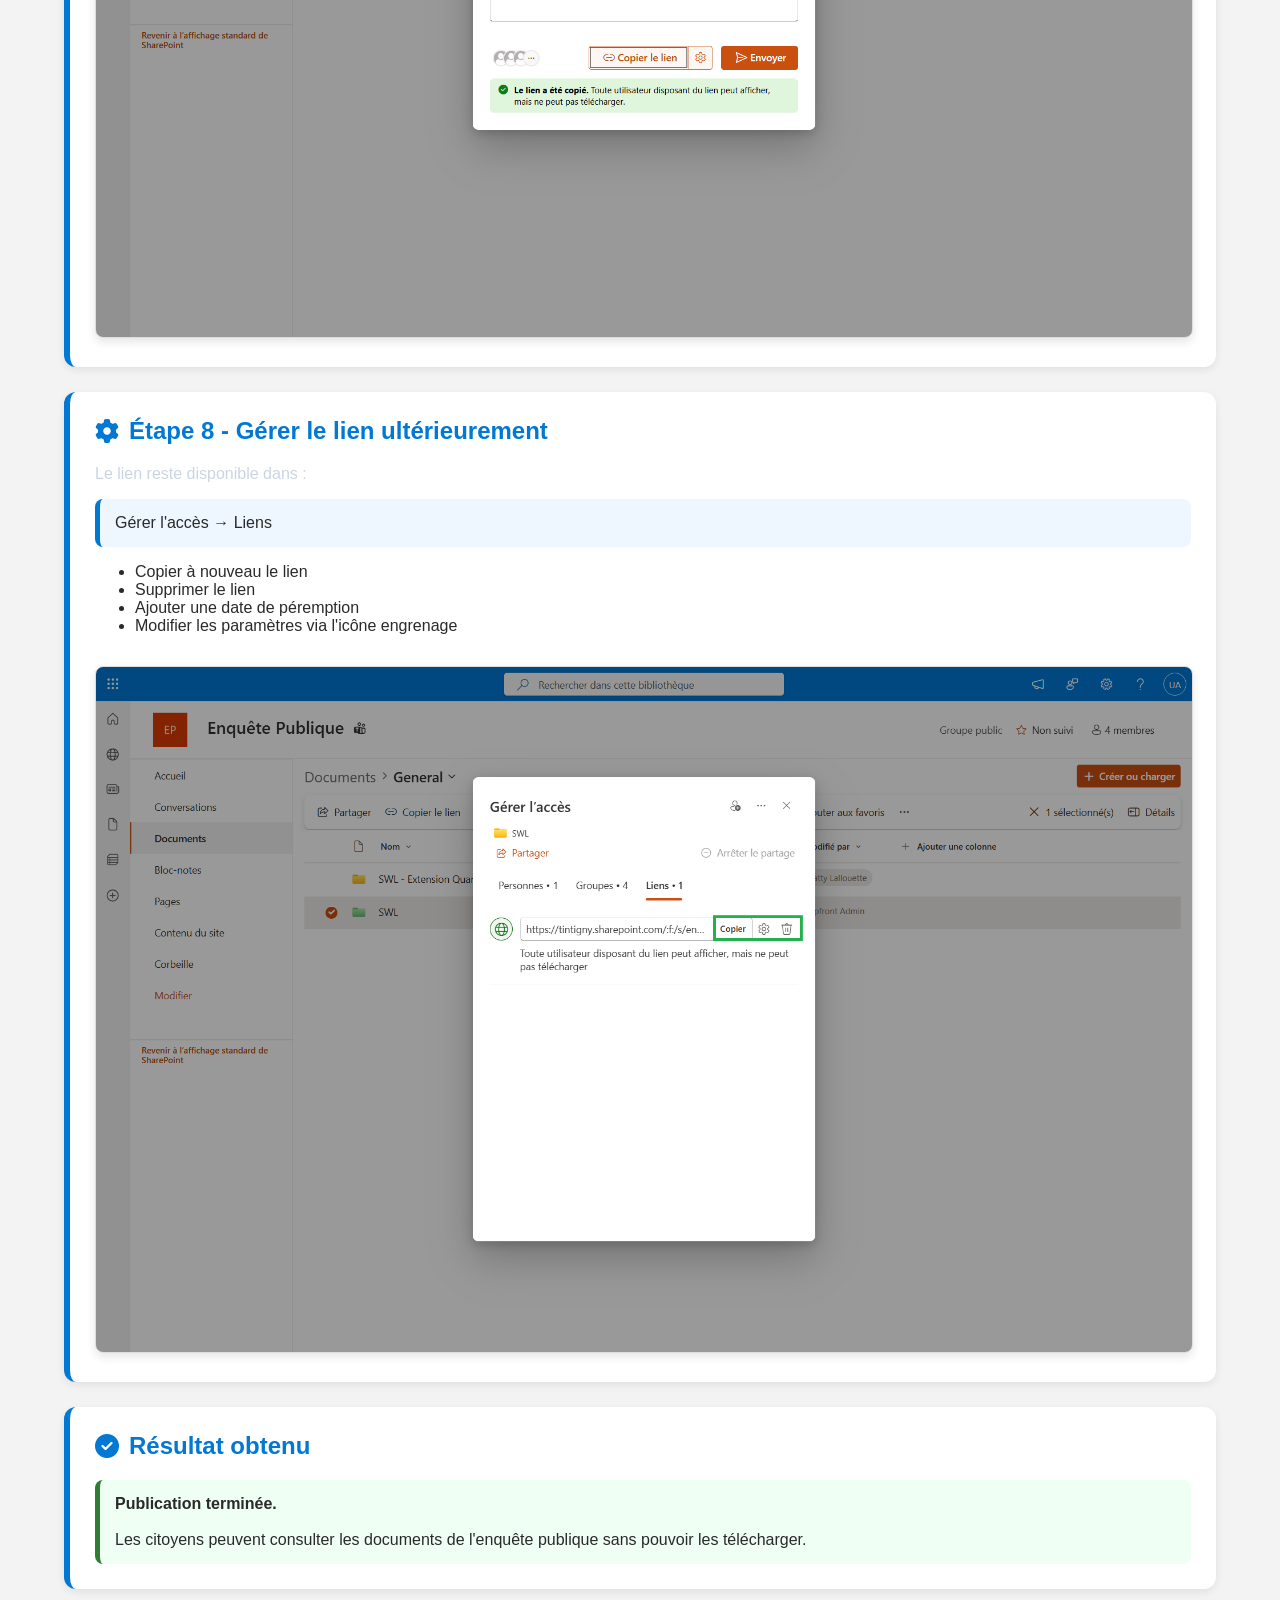
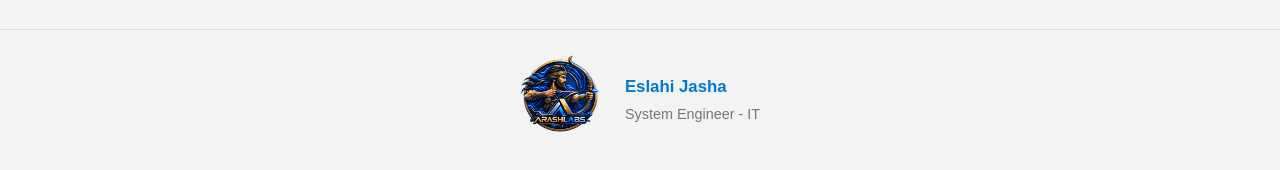
<file: sharepoint-public-survey/index.html>
<!DOCTYPE html>
<html lang="fr">
<head>

<meta charset="UTF-8">
<meta name="viewport" content="width=device-width, initial-scale=1.0">

<title>Enquêtes Publiques - SharePoint</title>
<link rel="icon" type="image/x-icon" href="../favicon.ico">
<link rel="stylesheet" href="../style.css">

<link rel="stylesheet"
href="https://cdnjs.cloudflare.com/ajax/libs/font-awesome/6.5.2/css/all.min.css">

</head>

<body>


<header>
    <h1>
        <i class="fa-solid fa-folder-open"></i>
        Enquêtes Publiques - SharePoint
    </h1>

    <div class="subtitle">
        Création d'un lien public en consultation seule
    </div>
</header>

<div class="container">

    <div class="section">

        <h2>
            <i class="fa-solid fa-bullseye"></i>
            Objectif
        </h2>

        <p>
            Cette procédure permet de publier une enquête publique
            dans SharePoint et de générer un lien public permettant
            uniquement la consultation des documents.
        </p>

        <div class="success-box">
            <strong>Résultat attendu :</strong>
            Les citoyens peuvent consulter les documents
            sans pouvoir les télécharger.
        </div>

    </div>

    <div class="section">

        <h2>
            <i class="fa-solid fa-folder"></i>
            Étape 1 - Ouvrir le dossier General
        </h2>

        <p>
            Rendez-vous dans le SharePoint
            <strong>Enquête Publique</strong>
            puis ouvrez le dossier
            <strong>General</strong>.
        </p>

        <img src="assets/1.png"
             class="tuto-image"
             alt="Ouvrir le dossier General">

    </div>

    <div class="section">

        <h2>
            <i class="fa-solid fa-upload"></i>
            Étape 2 - Charger le dossier de l'enquête
        </h2>

        <p>
            Une fois dans le dossier
            <strong>General</strong>,
            cliquez sur
            <strong>Créer ou charger</strong>
            puis importez le dossier contenant
            les documents de l'enquête publique.
        </p>

        <div class="info-box">
            Le dossier importé contiendra tous les documents
            qui seront rendus accessibles au public.
        </div>

        <img src="assets/2.png"
             class="tuto-image"
             alt="Créer ou charger">

    </div>

    <div class="section">

        <h2>
            <i class="fa-solid fa-user-lock"></i>
            Étape 3 - Ouvrir Gérer l'accès
        </h2>

        <p>
            Sélectionnez le dossier créé,
            cliquez sur les trois points
            puis choisissez :
        </p>

        <div class="info-box">
            <strong>Gérer l'accès</strong>
        </div>

        <img src="assets/3.png"
             class="tuto-image"
             alt="Gérer l'accès">

    </div>

    <div class="section">

        <h2>
            <i class="fa-solid fa-link"></i>
            Étape 4 - Créer un lien public
        </h2>

        <p>
            Dans l'onglet
            <strong>Liens</strong>,
            cliquez sur :
        </p>

        <div class="info-box">
            <strong>Créer et partager un nouveau lien</strong>
        </div>

        <img src="assets/4.png"
             class="tuto-image"
             alt="Créer un lien">

    </div>

    <div class="section">

        <h2>
            <i class="fa-solid fa-shield"></i>
            Étape 5 - Désactiver le téléchargement
        </h2>

        <p>
            Ouvrez le menu du crayon
            puis sélectionnez :
        </p>

        <div class="warning-box">
            <strong>Nous ne pouvons pas télécharger</strong>
        </div>

        <p>
            Cette option permet au public
            de consulter les documents
            sans pouvoir les télécharger.
        </p>

        <img src="assets/5.png"
             class="tuto-image"
             alt="Bloquer téléchargement">

    </div>

    <div class="section">

        <h2>
            <i class="fa-solid fa-copy"></i>
            Étape 6 - Copier le lien
        </h2>

        <p>
            Cliquez sur le bouton :
        </p>

        <div class="success-box">
            <strong>Copier le lien</strong>
        </div>

        <img src="assets/6.png"
             class="tuto-image"
             alt="Copier le lien">

    </div>

    <div class="section">

        <h2>
            <i class="fa-solid fa-check-circle"></i>
            Étape 7 - Vérifier la création du lien
        </h2>

        <p>
            Une notification verte confirme
            que le lien a bien été copié.
        </p>

        <div class="success-box">
            Le lien public est maintenant prêt à être diffusé.
        </div>

        <img src="assets/7.png"
             class="tuto-image"
             alt="Lien copié">

    </div>

    <div class="section">

        <h2>
            <i class="fa-solid fa-gear"></i>
            Étape 8 - Gérer le lien ultérieurement
        </h2>

        <p>
            Le lien reste disponible dans :
        </p>

        <div class="info-box">
            Gérer l'accès → Liens
        </div>

        <ul>
            <li>Copier à nouveau le lien</li>
            <li>Supprimer le lien</li>
            <li>Ajouter une date de péremption</li>
            <li>Modifier les paramètres via l'icône engrenage</li>
        </ul>

        <img src="assets/8.png"
             class="tuto-image"
             alt="Gestion du lien">

    </div>

    <div class="section">

        <h2>
            <i class="fa-solid fa-circle-check"></i>
            Résultat obtenu
        </h2>

        <div class="success-box">

            <strong>Publication terminée.</strong>

            <br><br>

            Les citoyens peuvent consulter
            les documents de l'enquête publique
            sans pouvoir les télécharger.

        </div>

    </div>

</div>

<footer class="footer-orbid">

    <div class="footer-content">

        <img src="../arashlabs.png"
             class="footer-logo"
             alt="ORBID">

        <div class="footer-right">

            <div class="footer-name">
                <strong>Eslahi Jasha</strong>
            </div>

            <div>System Engineer - IT</div>

        </div>

    </div>

</footer>

<script src="../theme.js"></script>

</body>
</html>
</file>
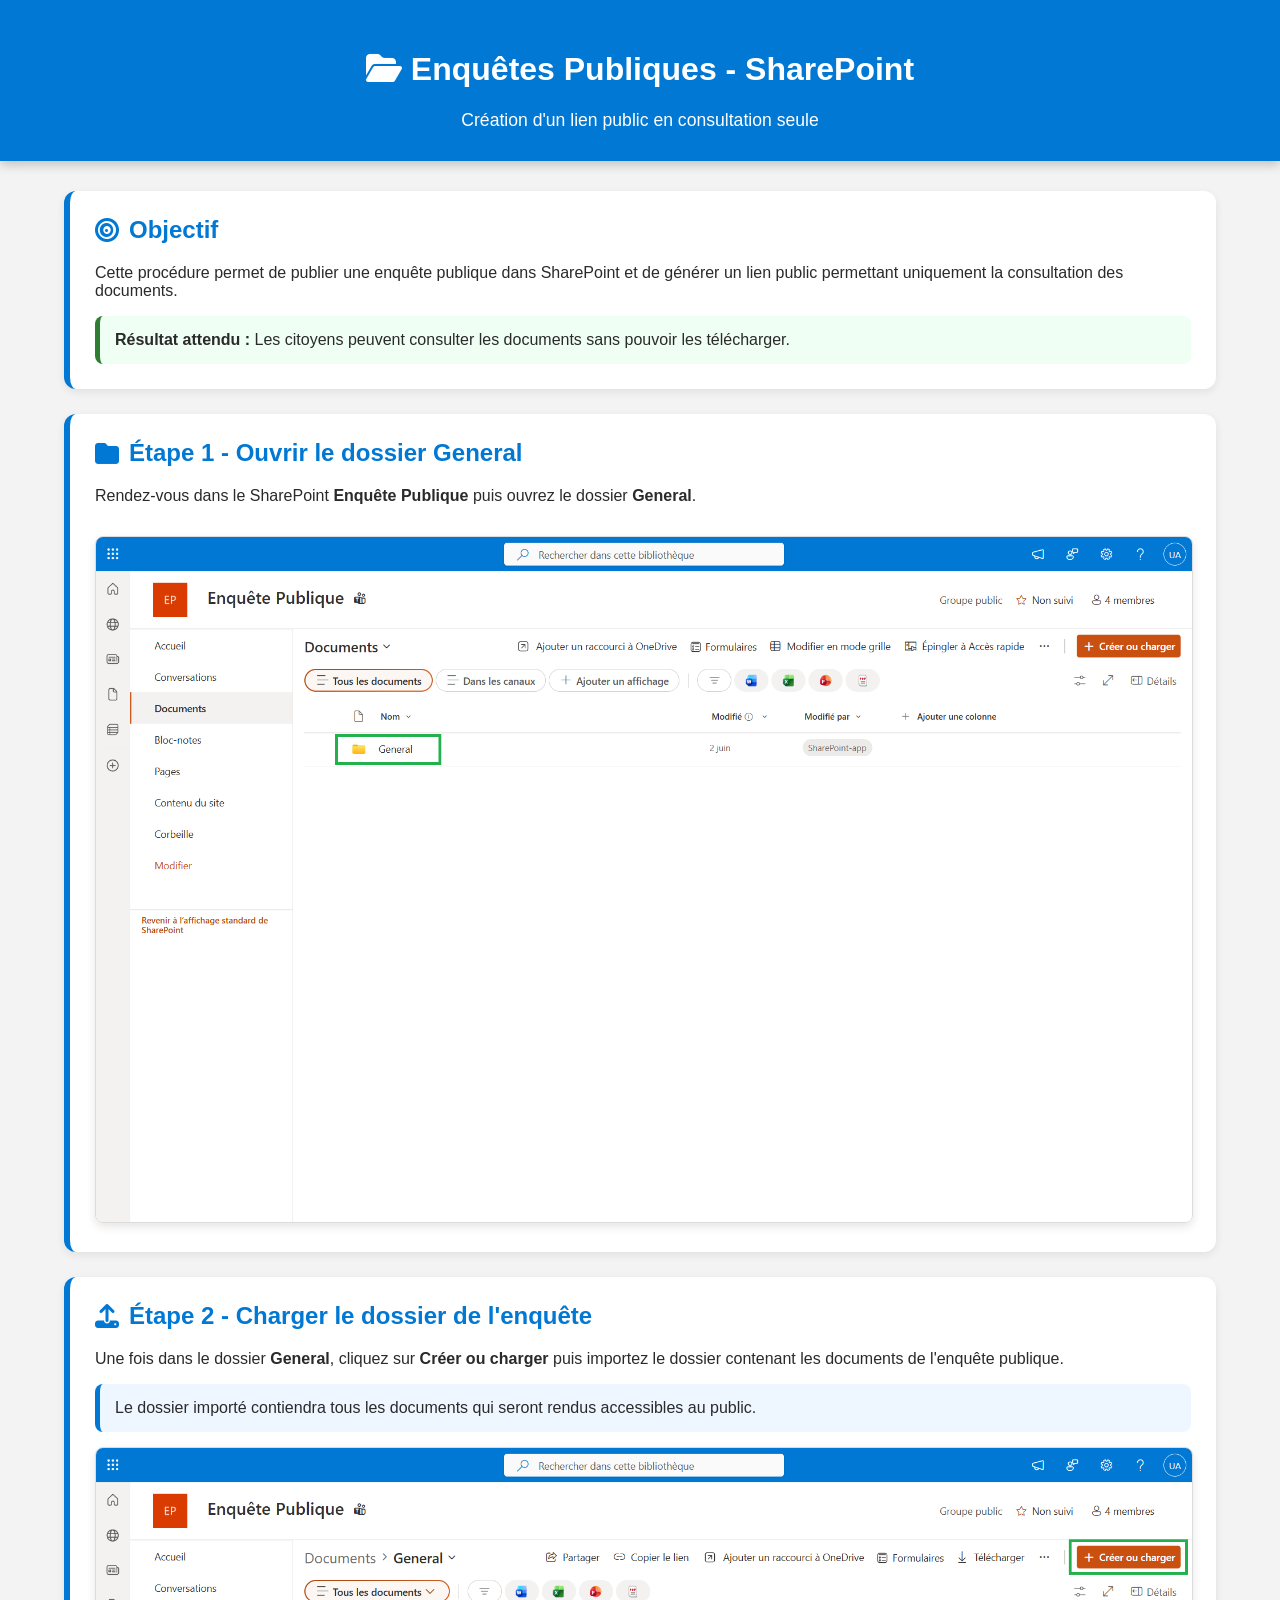
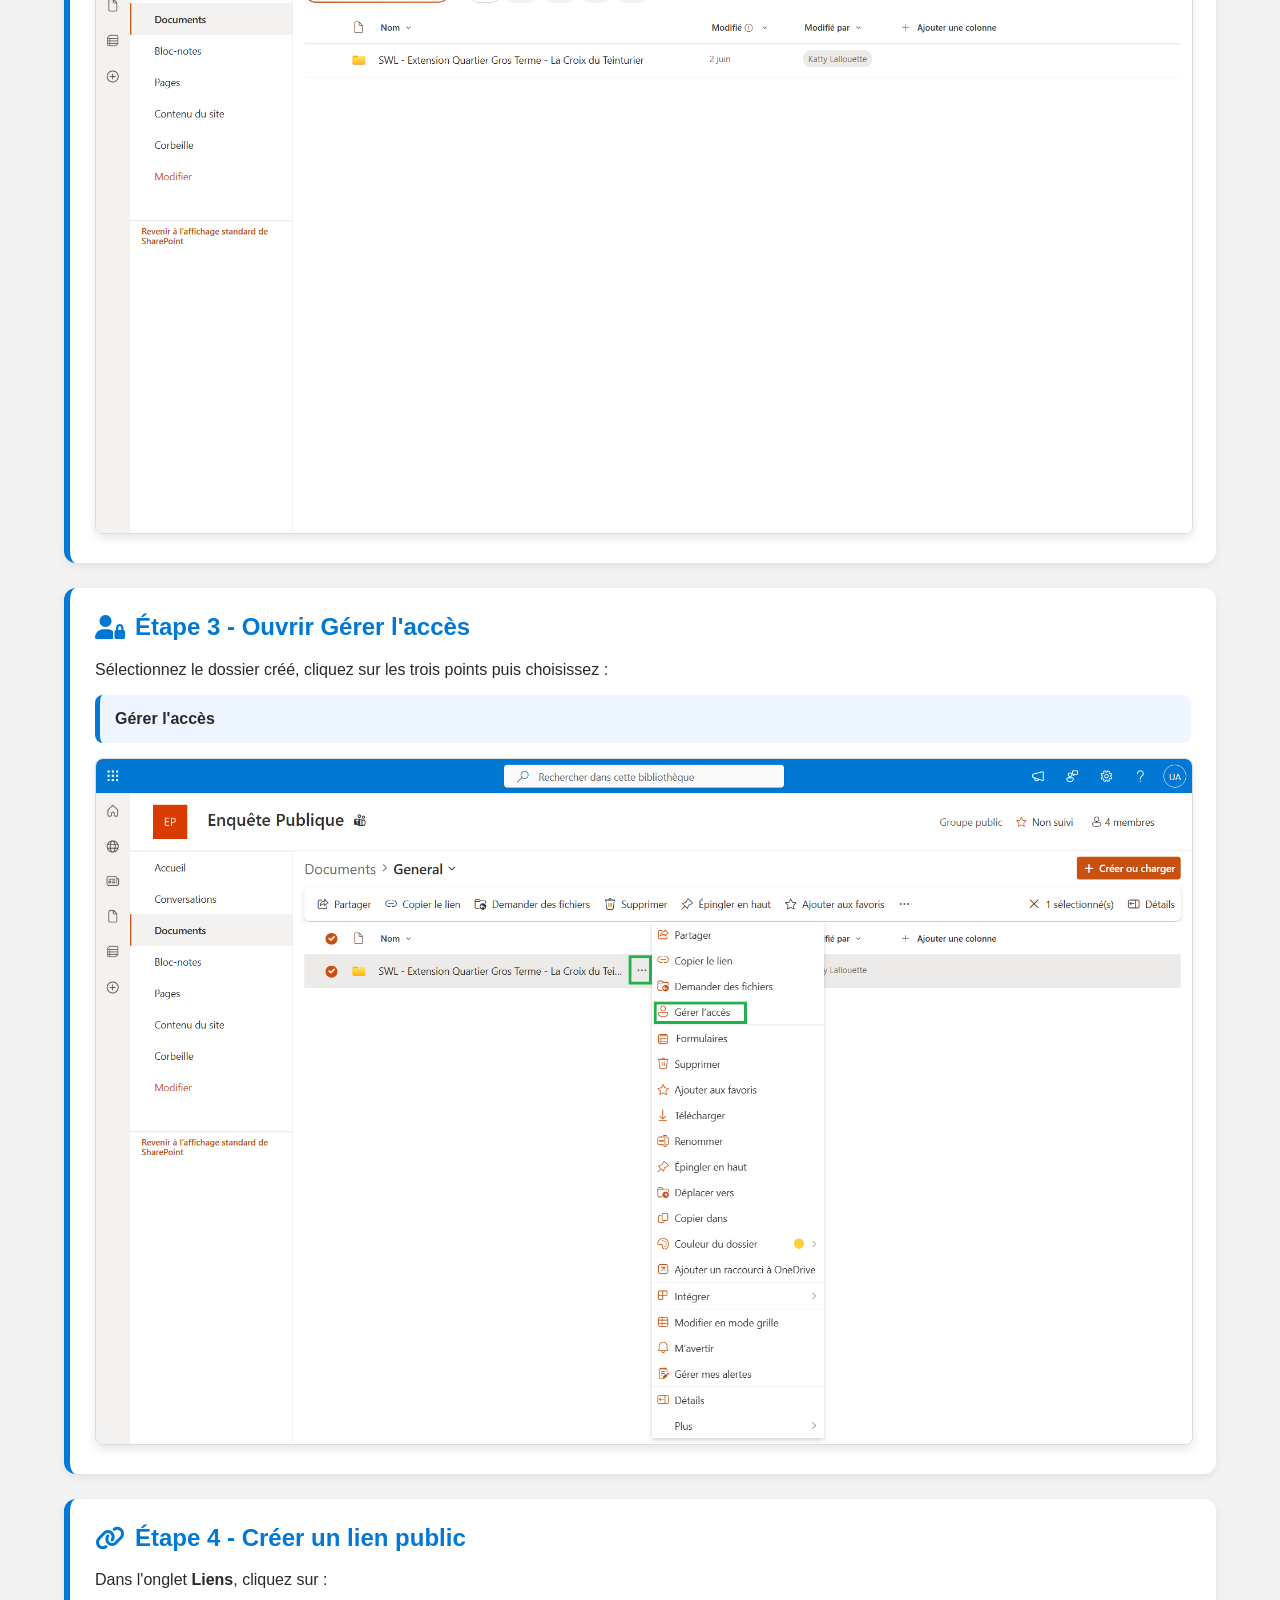
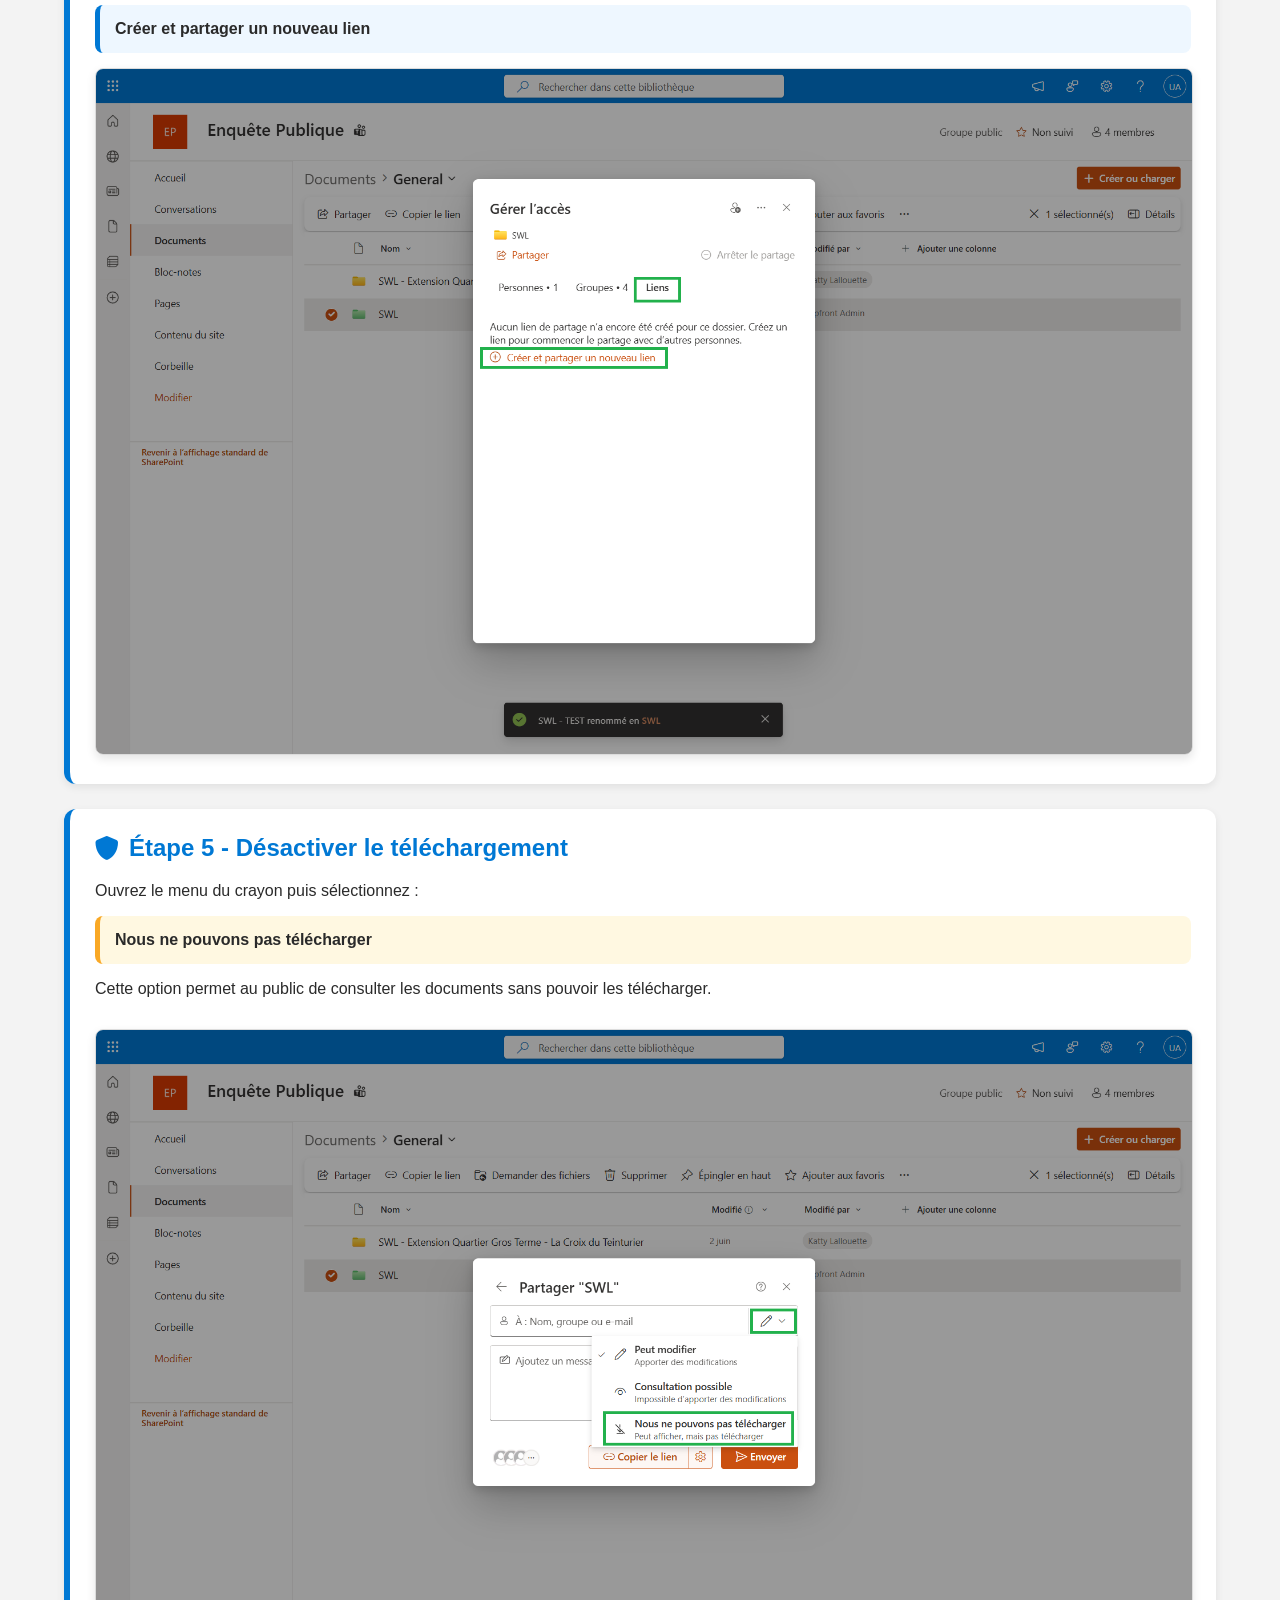
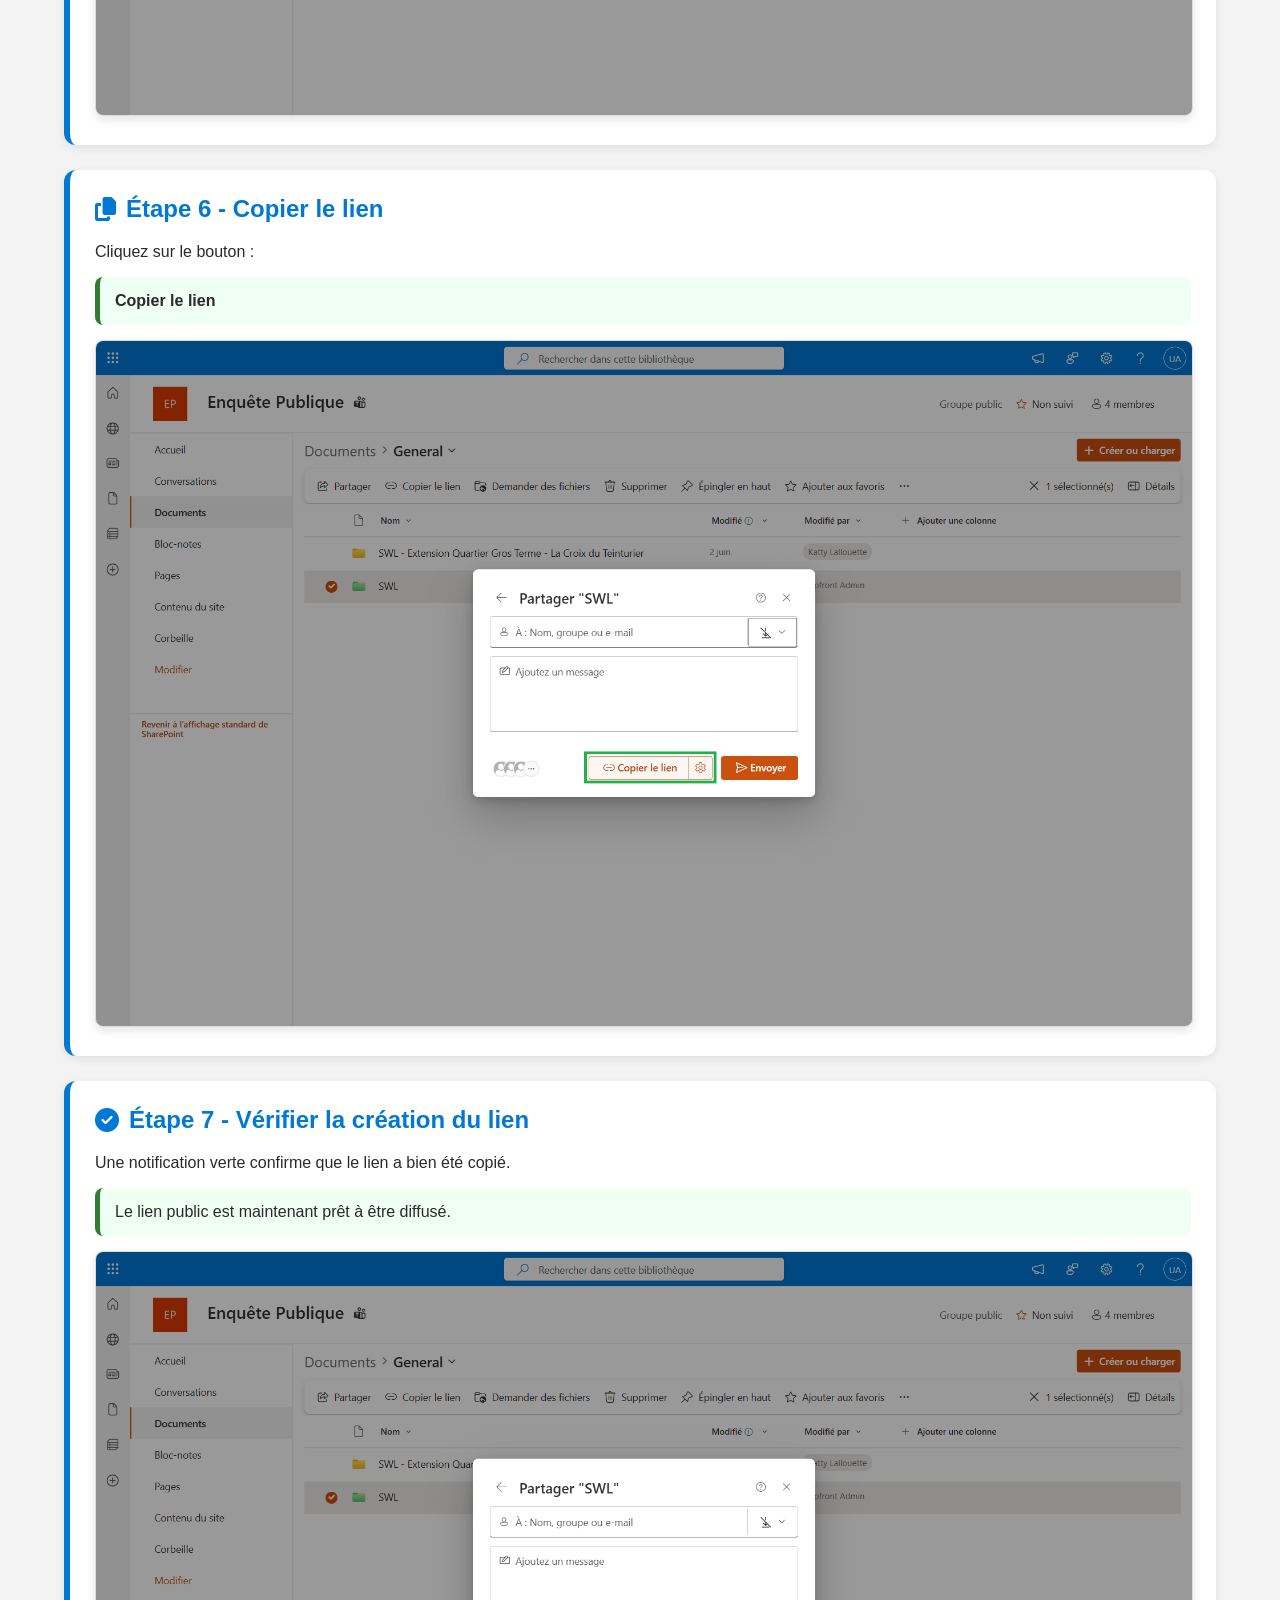
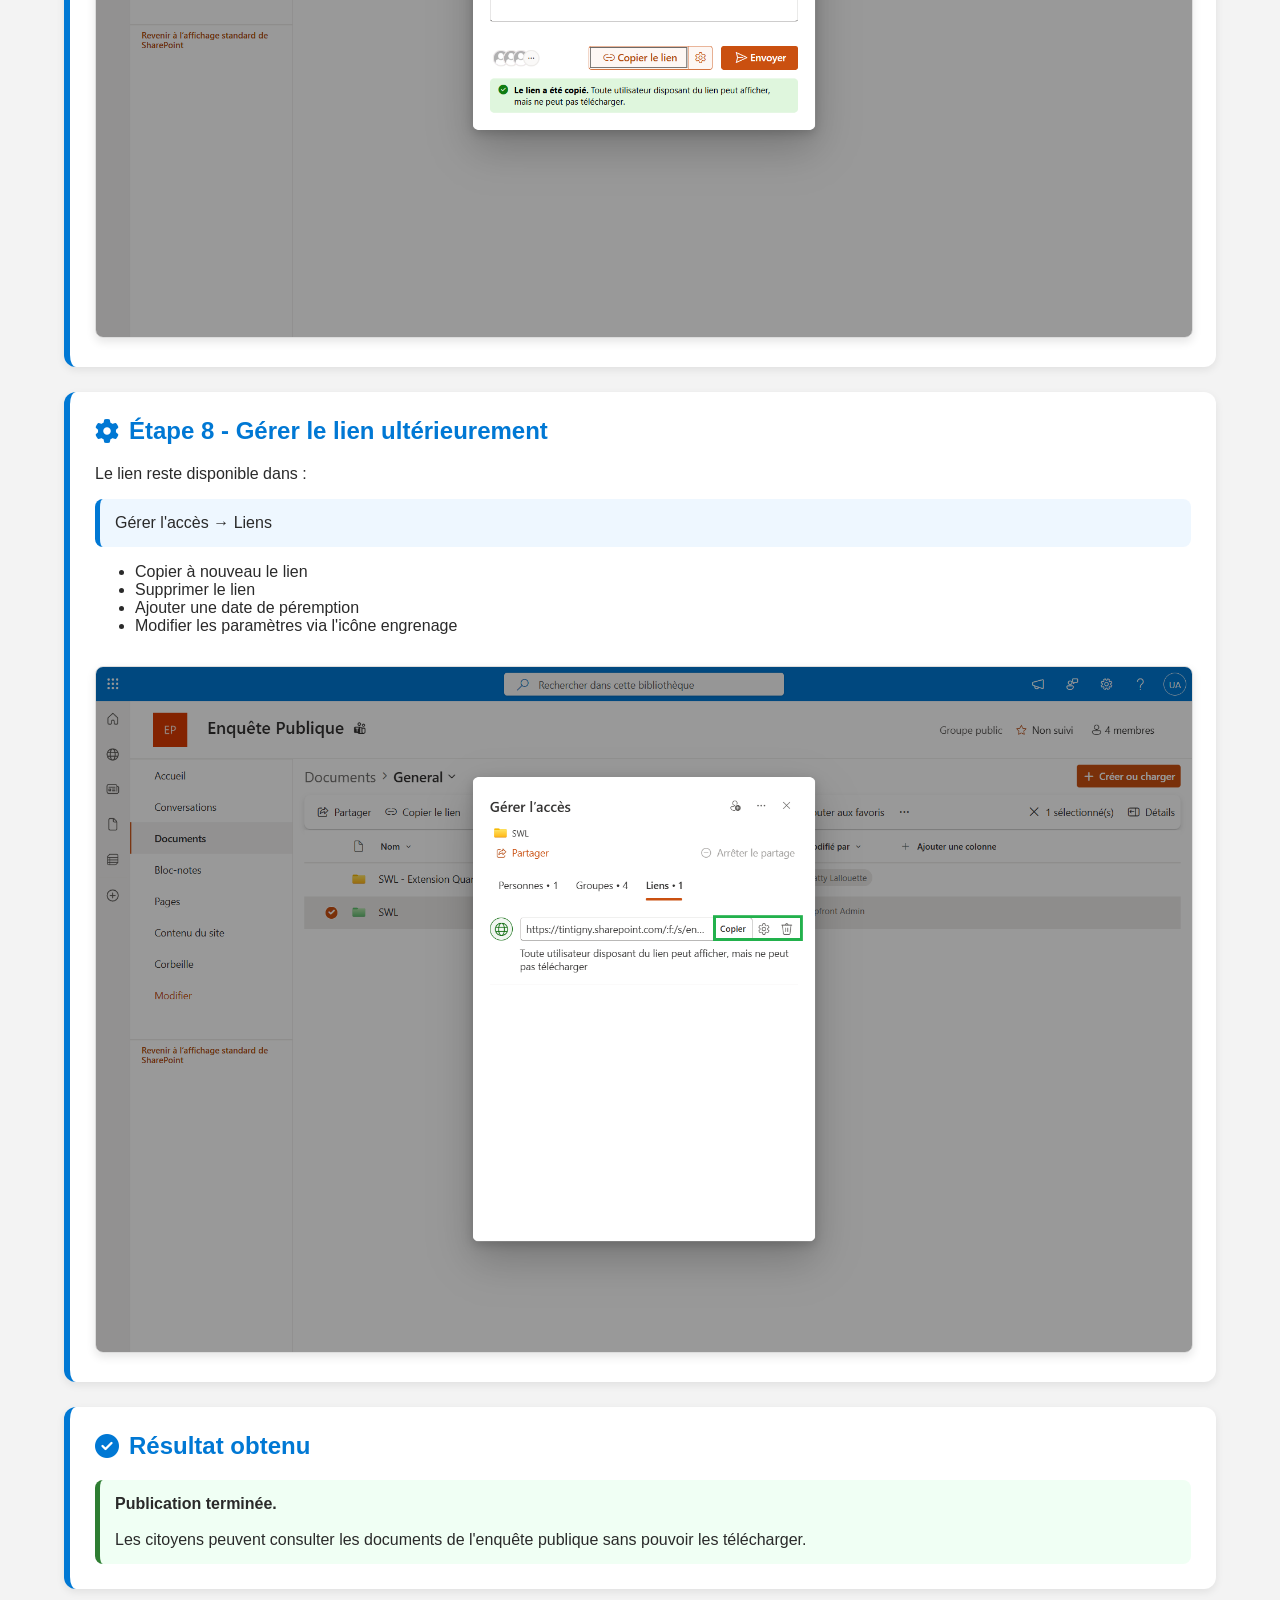
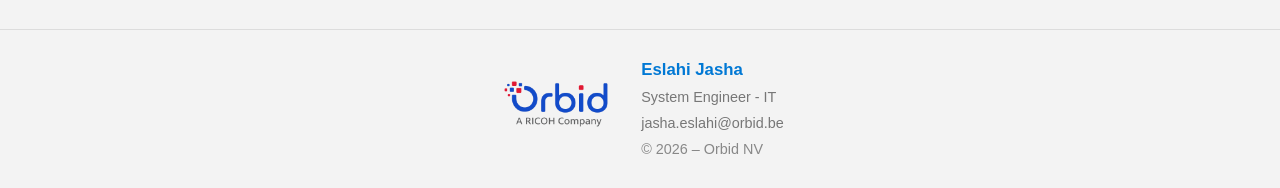
<file: sharepoint-public-survey/sharepoint.html>
<!DOCTYPE html>
<html lang="fr">
<head>

<meta charset="UTF-8">
<meta name="viewport" content="width=device-width, initial-scale=1.0">

<title>Enquêtes Publiques - SharePoint</title>

<link rel="stylesheet" href="style.css">

<link rel="stylesheet"
href="https://cdnjs.cloudflare.com/ajax/libs/font-awesome/6.5.2/css/all.min.css">

</head>

<body>

<header>
    <h1>
        <i class="fa-solid fa-folder-open"></i>
        Enquêtes Publiques - SharePoint
    </h1>

    <div class="subtitle">
        Création d'un lien public en consultation seule
    </div>
</header>

<div class="container">

    <div class="section">

        <h2>
            <i class="fa-solid fa-bullseye"></i>
            Objectif
        </h2>

        <p>
            Cette procédure permet de publier une enquête publique
            dans SharePoint et de générer un lien public permettant
            uniquement la consultation des documents.
        </p>

        <div class="success-box">
            <strong>Résultat attendu :</strong>
            Les citoyens peuvent consulter les documents
            sans pouvoir les télécharger.
        </div>

    </div>

    <div class="section">

        <h2>
            <i class="fa-solid fa-folder"></i>
            Étape 1 - Ouvrir le dossier General
        </h2>

        <p>
            Rendez-vous dans le SharePoint
            <strong>Enquête Publique</strong>
            puis ouvrez le dossier
            <strong>General</strong>.
        </p>

        <img src="assets/1.png"
             class="tuto-image"
             alt="Ouvrir le dossier General">

    </div>

    <div class="section">

        <h2>
            <i class="fa-solid fa-upload"></i>
            Étape 2 - Charger le dossier de l'enquête
        </h2>

        <p>
            Une fois dans le dossier
            <strong>General</strong>,
            cliquez sur
            <strong>Créer ou charger</strong>
            puis importez le dossier contenant
            les documents de l'enquête publique.
        </p>

        <div class="info-box">
            Le dossier importé contiendra tous les documents
            qui seront rendus accessibles au public.
        </div>

        <img src="assets/2.png"
             class="tuto-image"
             alt="Créer ou charger">

    </div>

    <div class="section">

        <h2>
            <i class="fa-solid fa-user-lock"></i>
            Étape 3 - Ouvrir Gérer l'accès
        </h2>

        <p>
            Sélectionnez le dossier créé,
            cliquez sur les trois points
            puis choisissez :
        </p>

        <div class="info-box">
            <strong>Gérer l'accès</strong>
        </div>

        <img src="assets/3.png"
             class="tuto-image"
             alt="Gérer l'accès">

    </div>

    <div class="section">

        <h2>
            <i class="fa-solid fa-link"></i>
            Étape 4 - Créer un lien public
        </h2>

        <p>
            Dans l'onglet
            <strong>Liens</strong>,
            cliquez sur :
        </p>

        <div class="info-box">
            <strong>Créer et partager un nouveau lien</strong>
        </div>

        <img src="assets/4.png"
             class="tuto-image"
             alt="Créer un lien">

    </div>

    <div class="section">

        <h2>
            <i class="fa-solid fa-shield"></i>
            Étape 5 - Désactiver le téléchargement
        </h2>

        <p>
            Ouvrez le menu du crayon
            puis sélectionnez :
        </p>

        <div class="warning-box">
            <strong>Nous ne pouvons pas télécharger</strong>
        </div>

        <p>
            Cette option permet au public
            de consulter les documents
            sans pouvoir les télécharger.
        </p>

        <img src="assets/5.png"
             class="tuto-image"
             alt="Bloquer téléchargement">

    </div>

    <div class="section">

        <h2>
            <i class="fa-solid fa-copy"></i>
            Étape 6 - Copier le lien
        </h2>

        <p>
            Cliquez sur le bouton :
        </p>

        <div class="success-box">
            <strong>Copier le lien</strong>
        </div>

        <img src="assets/6.png"
             class="tuto-image"
             alt="Copier le lien">

    </div>

    <div class="section">

        <h2>
            <i class="fa-solid fa-check-circle"></i>
            Étape 7 - Vérifier la création du lien
        </h2>

        <p>
            Une notification verte confirme
            que le lien a bien été copié.
        </p>

        <div class="success-box">
            Le lien public est maintenant prêt à être diffusé.
        </div>

        <img src="assets/7.png"
             class="tuto-image"
             alt="Lien copié">

    </div>

    <div class="section">

        <h2>
            <i class="fa-solid fa-gear"></i>
            Étape 8 - Gérer le lien ultérieurement
        </h2>

        <p>
            Le lien reste disponible dans :
        </p>

        <div class="info-box">
            Gérer l'accès → Liens
        </div>

        <ul>
            <li>Copier à nouveau le lien</li>
            <li>Supprimer le lien</li>
            <li>Ajouter une date de péremption</li>
            <li>Modifier les paramètres via l'icône engrenage</li>
        </ul>

        <img src="assets/8.png"
             class="tuto-image"
             alt="Gestion du lien">

    </div>

    <div class="section">

        <h2>
            <i class="fa-solid fa-circle-check"></i>
            Résultat obtenu
        </h2>

        <div class="success-box">

            <strong>Publication terminée.</strong>

            <br><br>

            Les citoyens peuvent consulter
            les documents de l'enquête publique
            sans pouvoir les télécharger.

        </div>

    </div>

</div>

<footer class="footer-orbid">

    <div class="footer-content">

        <img src="orbid.png"
             class="footer-logo"
             alt="ORBID">

        <div class="footer-right">

            <div class="footer-name">
                <strong>Eslahi Jasha</strong>
            </div>

            <div>System Engineer - IT</div>

            <div>jasha.eslahi@orbid.be</div>

            <div class="footer-copy">
                © 2026 – Orbid NV
            </div>

        </div>

    </div>

</footer>

</body>
</html>
</file>
<file: style.css>
:root{
    --bg: #0f172a;
    --surface: #1e293b;
    --surface-hover: #334155;
    --text: #f8fafc;
    --text-secondary: #cbd5e1;
    --border: #475569;
    --accent: #3b82f6;
}

[data-theme="light"]{
    --bg: #f8fafc;
    --surface: #ffffff;
    --surface-hover: #f1f5f9;
    --text: #0f172a;
    --text-secondary: #475569;
    --border: #cbd5e1;
    --accent: #2563eb;
}

body{
    background: var(--bg);
    color: var(--text);
}

.card{
    background: var(--surface);
    border: 1px solid var(--border);
}

.card:hover{
    background: var(--surface-hover);
}

p{
    color: var(--text-secondary);
}

.theme-toggle{
    position: fixed;
    top: 20px;
    right: 20px;
    width: 50px;
    height: 50px;
    border-radius: 50%;
    border: 1px solid var(--border);
    background: var(--surface);
    color: var(--text);
    cursor: pointer;
    z-index: 9999;
    font-size: 20px;
}

/* ============================================================
   ✅ BASE LAYOUT (TON CODE D'ORIGINE – NON MODIFIÉ)
   ============================================================ */

body {
    margin: 0;
    background: #f3f3f3;
    font-family: 'Segoe UI', Tahoma, sans-serif;
    color: #2a2a2a;
}

header {
    background: #0078D4;
    padding: 30px;
    color: white;
    text-align: center;
    box-shadow: 0 4px 10px rgba(0,0,0,0.2);
}

.subtitle {
    font-size: 1.1rem;
    margin-top: 10px;
}

.container {
    width: 90%;
    max-width: 1200px;
    margin: 30px auto;
}

.section {
    background: white;
    border-radius: 12px;
    padding: 25px;
    margin-bottom: 25px;
    box-shadow: 0 3px 8px rgba(0,0,0,0.08);
    border-left: 6px solid #0078D4;
}

.section h2 {
    font-size: 1.5rem;
    margin-top: 0;
    color: #0078D4;
    display: flex;
    align-items: center;
}

.section h2 i {
    margin-right: 10px;
}

.action-bar {
    display: flex;
    gap: 15px;
    margin-bottom: 25px;
}

.btn {
    padding: 12px 20px;
    border-radius: 6px;
    cursor: pointer;
    border: none;
    font-size: 1rem;
    display: flex;
    align-items: center;
    gap: 8px;
}

.btn.primary {
    background: #0078D4;
    color: white;
}

.btn.secondary {
    background: #ddd;
    color: #333;
}

#clientNameError {
    color: #c62828;
    font-weight: bold;
    display: none;
    margin-top: 8px;
}

#stafferNameError {
    color: #c62828;
    font-weight: bold;
    display: none;
    margin-top: 8px;
}

.form-input {
    padding: 10px;
    width: 100%;
    max-width: 350px;
    margin-top: 8px;
    font-size: 1rem;
    border-radius: 6px;
    border: 1px solid #aaa;
    box-sizing: border-box;
}


footer {
    text-align: center;
    padding: 20px;
    color: #777;
    font-size: .9rem;
}

.section label {
    display: block;
    margin-top: 15px;
}


/* ============================================================
   ✅ TITRES DES COLONNES – OK / WARNING / NOK
   ============================================================ */

.column-header {
    display: grid;
    grid-template-columns: 1fr 90px 90px 90px;
    padding: 10px 0;
    font-weight: bold;
    color: #0078D4;
    margin-bottom: 10px;
}

/* CHECK */
.column-header .col-item {
    text-align: left;
    padding-left: 5px;
}

/* OK */
.column-header .col-done {
    text-align: center;
}

/* WARNING */
.column-header .col-warning {
    text-align: center;
    color: #f9a825;
    font-size: 1.1rem;
}

/* NOK */
.column-header .col-not {
    text-align: center;
}

/* ============================================================
   ✅ CHECK LABEL – TUTO LINK (FLUENT / AZURE STYLE)
   ============================================================ */

.item-tuto {
    color: inherit;              
    text-decoration: none;       
    cursor: default;             
    position: relative;
    transition: color 0.15s ease;
    user-select: none;
}

/* Hover discret (découverte) */
.item-row:hover .item-tuto {
    color: #0078D4;              
    cursor: pointer;
}

/* Indicateur subtil (ligne fine, pas un underline HTML) */
.item-tuto::after {
    content: "";
    position: absolute;
    left: 0;
    bottom: -2px;
    width: 0;
    height: 2px;
    background: #0078D4;
    transition: width 0.2s ease;
}

.item-row:hover .item-tuto::after {
    width: 100%;
}

/* Focus clavier (accessibilité pro) */
.item-tuto:focus-visible {
    outline: none;
    box-shadow: 0 0 0 2px rgba(0,120,212,0.35);
    border-radius: 2px;
}

.item-tuto::before {
    content: "📚";
    font-size: 0.9em;
    margin-right: 6px;
    opacity: 0;
    transition: opacity 0.15s ease;
}

.item-row:hover .item-tuto::before {
    opacity: 0.6;
}

/* ============================================================
   ✅ STRUCTURE DES LIGNES / ITEMS
   ============================================================ */

.checklist {
    list-style: none;
    padding-left: 0;
    margin: 0;
}

.item-row {
    display: grid;
    grid-template-columns: 1fr 90px 90px 90px;
    align-items: center;
    padding: 8px 0;
    border-bottom: 1px solid #e5e5e5;
}

.item-row .choice {
    display: flex;
    justify-content: center; /* ✅ centre parfaitement la case dans sa colonne */
}

.item-label {
    font-size: 1rem;
    padding-right: 10px;
}


/* ============================================================
   ✅ STYLE DES CASES (DONE / NOT DONE / N/A)
   ============================================================ */

.item-choices {
    display: contents; /* permet de rester aligné en colonnes */
}

.choice {
    display: flex;
    justify-content: center;
}

.choice input {
    display: none;
}

/* La case visuelle */
.chk {
    width: 24px;
    height: 24px;
    display: flex;
    align-items: center;
    justify-content: center;
    border: 2px solid #666;
    border-radius: 6px;
    font-weight: bold;
    font-size: 1.2rem;
    color: transparent;
    cursor: pointer;
    transition: 0.15s;
}

/* ✅ DONE = VERT */
.chk.done {
    border-color: #2e7d3234;
}

input:checked + .done {
    background: #2e7d32;
    border-color: #2e7d32;
    color: white;
}
.done::before {
    content: "✓";
}

/* ( ! ) WARNING  */
.chk.warn {
    border-color: #f9a82536;
}
.chk.warn::before {
    content: "!";
}

/* ❌ NOT DONE = ROUGE */
.chk.notdone {
    border-color: #c6282827;
}

input:checked + .notdone {
    background: #c62828;
    border-color: #c62828;
    color: white;
}
.notdone::before {
    content: "✗";
}

/* ➖ N/A = GRIS */
input:checked + .na {
    background: #546e7a;
    border-color: #546e7a;
    color: white;
}
.na::before {
    content: "-";
}

/* Hover pro */
.chk:hover {
    border-color: #0078D4;
}



/* ACTIVE STATES */
input:checked + .warn {
    background: #f9a825;
    border-color: #f9a825;
    color: white;
}

/* scale letter when active */
input:checked + .chk {
    font-size: 1.4rem;
}

/* ============================================================
   ✅ VIRTUAL MACHINES – REWRITE CLEAN & ALIGNÉ
   ============================================================ */

.vm-table {
    margin-top: 15px;
}

/* ===== GRID COMMUN (HEADER + ROWS) ===== */
.vm-header,
.vm-row {
    display: grid;
    grid-template-columns: 50px 180px repeat(7, 1fr);
    align-items: center;
}

/* ===== HEADER ===== */
.vm-header {
    background: #0078D4;
    color: #fff;
    font-weight: bold;
    padding: 12px 0;
    border-radius: 6px;
    text-align: center;
}

/* cellules header */
.vm-header > .vm-col {
    display: flex;
    align-items: center;
    justify-content: center;
}

.vm-header .vm-col.vm-name {
    justify-content: flex-start;
    padding-left: 12px;
}

/* ===== ROW ===== */
.vm-row {
    padding: 10px 0;
    border-bottom: 1px solid #e5e5e5;
}

/* force TOUTES les cellules row à s’aligner pareil */
.vm-row > div {
    display: flex;
    align-items: center;
    justify-content: center;
}

/* ===== ACTIONS ===== */
.vm-actions {
    justify-content: center;
}

.vm-delete {
    display: flex;
    align-items: center;
    justify-content: center;
    color: #c62828;
    cursor: pointer;
    opacity: 0.6;
    line-height: 1;
}

.vm-delete:hover {
    opacity: 1;
}

/* ===== VM NAME ===== */
.vm-name {
    justify-content: flex-start;
    padding-left: 12px;
    font-weight: 500;
}

.vm-name-input {
    height: 32px;
    width: 100%;
    max-width: 160px;
    padding: 6px 8px;
    font-size: 0.95rem;
    border-radius: 6px;
    border: 1px solid #aaa;
    box-sizing: border-box;
    margin: 0;
    line-height: normal;
    vertical-align: middle;
}

.vm-name-input:focus {
    outline: none;
    border-color: #0078D4;
    box-shadow: 0 0 0 1px rgba(0,120,212,0.4);
}

/* ===== CELLS (CHECKS) ===== */
.vm-cells {
    display: flex;
    align-items: center;
    justify-content: center;
    gap: 10px;
}

.vm-cells input {
    display: none;
}

.vm-name-input:invalid {
    border-color: #c62828;
    box-shadow: 0 0 0 2px rgba(198,40,40,0.25);
}

/* ============================================================
   ✅ BUTTON HOVER – MICROSOFT FLUENT STYLE (2026)
   ============================================================ */

.btn {
    transition:
        background-color 0.2s ease,
        box-shadow 0.2s ease,
        transform 0.15s ease,
        filter 0.15s ease;
}

/* ===== PRIMARY BUTTON ===== */
.btn.primary:hover {
    background: #1084e8; /* bleu Microsoft plus clair */
    box-shadow: 0 6px 16px rgba(0, 120, 212, 0.35);
    transform: translateY(-1px);
}

.btn.primary:active {
    transform: translateY(0);
    box-shadow: 0 3px 8px rgba(0, 120, 212, 0.3);
    filter: brightness(0.95);
}

/* ===== SECONDARY BUTTONS ===== */
.btn.secondary:hover {
    background: #e6e6e6;
    box-shadow: 0 4px 12px rgba(0,0,0,0.15);
    transform: translateY(-1px);
}

.btn.secondary:active {
    transform: translateY(0);
    box-shadow: 0 2px 6px rgba(0,0,0,0.12);
    filter: brightness(0.97);
}

/* ===== ICON SMOOTH MOVE ===== */
.btn i {
    transition: transform 0.2s ease;
}

.btn:hover i {
    transform: translateY(-1px);
    backdrop-filter: blur(2px);
}

/* ===== ACCESSIBILITY / KEYBOARD ===== */
.btn:focus-visible {
    outline: none;
    box-shadow: 0 0 0 3px rgba(0,120,212,0.35);
}

/* ============================================================
   ✅ ENGINEER COMMENTS – TEXTAREA PROPRE & RÉACTIVE
   ============================================================ */


#comments {
    width: 100%;
    height: 200px;
    resize: vertical;
    max-width: 100%;
    box-sizing: border-box;
}

/* ============================================================
   ✅ MODE PRINT (PDF)
   ============================================================ */

@media print {

    body {
        background: white !important;
        -webkit-print-color-adjust: exact;
        color-adjust: exact;
    }

    .action-bar {
        display: none !important;
    }

    footer {
        position: relative;
        margin-top: 40px;
    }

    .section {
        page-break-inside: avoid;
    }

    #comments {
        overflow: visible !important;
        height: auto !important;
    }
}

/* ============================================================
   ✅ DATE – Fluent UI (Microsoft 365 / Windows 11 – 2026)
   ============================================================ */

/* Wrapper : alignement champ + action secondaire */
.date-wrapper {
    display: inline-flex;
    align-items: center;
    gap: 6px;
}

/* === Date input (natif, propre, Fluent) === */
.date-input {
    appearance: none;
    -webkit-appearance: none;

    font-family: "Segoe UI Variable", "Segoe UI", system-ui, sans-serif;
    font-size: 14px;
    line-height: 20px;

    height: 32px;
    padding: 0 10px;

    color: #1f1f1f;
    background-color: #ffffff;

    border: 1px solid #d1d1d1;
    border-radius: 6px;

    box-sizing: border-box;

    transition:
        background-color 120ms ease-out,
        border-color 120ms ease-out,
        box-shadow 120ms ease-out;
}

/* Hover — discret */
.date-input:hover {
    background-color: #fafafa;
    border-color: #b3b3b3;
}

/* Focus — accent Fluent */
.date-input:focus {
    outline: none;
    border-color: #0f6cbd; /* Microsoft accent blue */
    box-shadow: 0 0 0 1px rgba(15, 108, 189, 0.9);
}

/* Disabled — conforme Microsoft */
.date-input:disabled {
    background-color: #f3f3f3;
    color: #9e9e9e;
    border-color: #e0e0e0;
    cursor: not-allowed;
}

/* === Bouton Today (secondary command Fluent) === */
.today-btn {
    font-family: "Segoe UI Variable", "Segoe UI", system-ui, sans-serif;
    font-size: 12px;

    height: 32px;
    padding: 0 10px;

    color: #0f6cbd;
    background-color: transparent;

    border: 1px solid transparent;
    border-radius: 6px;

    cursor: pointer;

    transition:
        background-color 120ms ease-out,
        border-color 120ms ease-out;
}

/* Hover — highlight léger */
.today-btn:hover {
    background-color: rgba(15, 108, 189, 0.08);
    border-color: rgba(15, 108, 189, 0.35);
}

/* Active — feedback subtil */
.today-btn:active {
    background-color: rgba(15, 108, 189, 0.15);
}

/* ============================================================
   ✅ VM TEMPLATE HIDDEN
   ============================================================ */

.vm-template {
    display: none !important;
}

/* ============================================================
   ✅ COMMAND BLOCKS (CMD / POWERSHELL / BASH)
   ============================================================ */

.code-block{
    display:inline-flex;
    align-items:center;

    margin-top:15px;
    margin-bottom:20px;

    border-radius:10px;
    overflow:hidden;

    border:1px solid #0f1720;
    background:#0c0f14;

    max-width:100%;

    box-shadow:
        0 4px 14px rgba(0,0,0,0.28),
        inset 0 1px 0 rgba(255,255,255,0.02);
}

/* ===== LEFT LABEL ===== */

.code-header{
    display:flex;
    align-items:center;
    gap:8px;

    padding:10px 14px;

    background:#111827;
    border-right:1px solid #1f2937;

    flex-shrink:0;
}

/* ===== CMD ===== */

.code-language{
    color:#79c0ff;
    font-size:13px;
    font-weight:700;

    text-transform:uppercase;
    letter-spacing:0.6px;
}

/* ===== COMMAND CONTENT ===== */

.code-content{
    display:flex;
    align-items:center;
    gap:12px;

    padding:8px 12px;

    background:#0c0f14;
}

.code-content pre{
    margin:0;

    color:#e6edf3;
    font-size:14px;
    line-height:1.5;
    font-family:Consolas, "Cascadia Code", monospace;

    white-space:pre-wrap;
    word-break:break-word;
}

/* ===== COPY BUTTON ===== */

.copy-btn{
    background:#1f6feb;
    color:white;

    border:none;
    border-radius:6px;

    padding:6px 12px;

    cursor:pointer;

    font-size:13px;
    font-weight:600;

    transition:
        background 0.15s ease,
        transform 0.15s ease,
        box-shadow 0.15s ease;

    box-shadow:0 2px 6px rgba(0,0,0,0.25);
}

.copy-btn:hover{
    background:#388bfd;
    transform:translateY(-1px);
}

.copy-btn:active{
    transform:translateY(0);
}

/* ============================================================
   ✅ POWERSHELL COLORS
   ============================================================ */

/* Commandlets / executable */
.ps-command{
    color:#4fc1ff;
}

/* Variables */
.ps-variable{
    color:#ffb86b;
}

/* Properties / parameters */
.ps-property{
    color:#c792ea;
}

/* Numbers / IP / ports */
.ps-number{
    color:#79c0ff;
}

/* Strings */
.ps-string{
    color:#98ec65;
}

/* Operators / symbols */
.ps-operator{
    color:#e6edf3;
}

/* Comments */
.ps-comment{
    color:#6a9955;
    font-style:italic;
}

/* ============================================================
   ✅ INLINE SMALL BLOCKS
   ============================================================ */

.code-inline{
    display:inline-flex;
    align-items:center;
}

/* ============================================================
   ✅ LINK BLOCK
   ============================================================ */

.link-block{
    display:inline-flex;
    align-items:center;

    margin-top:15px;

    border-radius:10px;
    overflow:hidden;

    border:1px solid #0f1720;
    background:#0c0f14;

    max-width:100%;
}

.link-label{
    display:flex;
    align-items:center;
    gap:8px;

    padding:10px 14px;

    background:#111827;
    border-right:1px solid #1f2937;

    color:#79c0ff;
    font-size:13px;
    font-weight:700;

    text-transform:uppercase;
    letter-spacing:0.6px;
}

.link-content{
    display:flex;
    align-items:center;
    gap:12px;

    padding:8px 12px;
}

.link-content pre{
    margin:0;

    color:#e6edf3;
    font-size:14px;
    line-height:1.5;
    font-family:Consolas, "Cascadia Code", monospace;

    white-space:pre-wrap;
    word-break:break-word;
}

/* ============================================================
   ✅ Engineer Comments
   ============================================================ */

.comments-box {
    width: 100%;
    min-height: 250px;
    height: auto;

    border: 1px solid #d6d6d6;
    border-radius: 8px;

    padding: 15px;

    background: white;

    font-family: Consolas, monospace;
    font-size: 14px;
    line-height: 1.5;

    white-space: pre-wrap;
    overflow-wrap: break-word;

    overflow: hidden;

    box-sizing: border-box;
}

/* ============================================================
   ✅ TUTORIEL SHAREPOINT
   ============================================================ */

.tuto-image{
    width:100%;
    border-radius:8px;
    border:1px solid #dcdcdc;
    margin-top:15px;
    box-shadow:0 4px 10px rgba(0,0,0,.10);
}

.tuto-image:hover{
    box-shadow:0 8px 20px rgba(0,0,0,.15);
}

.info-box{
    background:#eef7ff;
    border-left:5px solid #0078D4;
    padding:15px;
    border-radius:8px;
    margin-top:15px;
}

.success-box{
    background:#f0fff4;
    border-left:5px solid #2e7d32;
    padding:15px;
    border-radius:8px;
    margin-top:15px;
}

.warning-box{
    background:#fff8e1;
    border-left:5px solid #f9a825;
    padding:15px;
    border-radius:8px;
    margin-top:15px;
}

.footer-logo{
    max-height:70px;
    margin-bottom:10px;
}

@media print{

    .tuto-image{
        box-shadow:none;
    }

}

.footer-orbid{

    display:flex;
    justify-content:center;

    padding:25px 0;

    margin-top:40px;

    border-top:1px solid #dcdcdc;
}

.footer-content{

    display:flex;
    align-items:center;

    gap:25px;
}

.footer-logo{
    max-height:80px;
    width:auto;
}

.footer-right{

    text-align:left;
    line-height:1.8;
}

.footer-name{
    font-size:1.05rem;
    color:#0078D4;
}

.footer-copy{
    color:#888;
}

@media(max-width:768px){

    .footer-content{
        flex-direction:column;
        text-align:center;
    }

    .footer-right{
        text-align:center;
    }

}
</file>
<file: microsoft-authenticator/authenticator.css>
/* =========================================================
   Microsoft Authenticator Tutorial
   CSS spécifique à ce tutoriel
   ========================================================= */


/* =========================================================
   IMAGES
   ========================================================= */

.authenticator-page .tuto-image {
    display: block;
    width: auto;
    max-width: 500px;
    max-height: 650px;
    height: auto;

    margin: 25px auto;

    border: 1px solid #e1e5e9;
    border-radius: 8px;

    box-shadow: 0 2px 8px rgba(0, 0, 0, 0.10);

    object-fit: contain;
}


/* Images larges */

.authenticator-page .tuto-image-wide {
    display: block;
    width: auto;
    max-width: 700px;
    max-height: 650px;
    height: auto;

    margin: 25px auto;

    border: 1px solid #e1e5e9;
    border-radius: 8px;

    box-shadow: 0 2px 8px rgba(0, 0, 0, 0.10);

    object-fit: contain;
}


/* Capture "Ajouter un compte"
   Format vertical : légèrement plus petite */

.authenticator-page .tuto-image-account {
    display: block;
    width: auto;
    max-width: 430px;
    max-height: 650px;
    height: auto;

    margin: 25px auto;

    border: 1px solid #e1e5e9;
    border-radius: 8px;

    box-shadow: 0 2px 8px rgba(0, 0, 0, 0.10);

    object-fit: contain;
}


/* =========================================================
   BLOCS D'INSTRUCTIONS
   ========================================================= */

.authenticator-page .info-box {
    background: #f8f9fa;

    border: 1px solid #e1e5e9;
    border-left: 3px solid #c7cdd4;

    border-radius: 7px;

    padding: 17px 20px;
    margin: 20px 0;
}


/* Titre des blocs ordinateur / smartphone */

.authenticator-page .info-box > strong {
    display: flex;
    align-items: center;
    gap: 9px;

    color: #263238;

    margin-bottom: 12px;

    font-size: 15px;
}


/* =========================================================
   ICONES ORDINATEUR / SMARTPHONE
   ========================================================= */

.authenticator-page .info-box .fa-desktop,
.authenticator-page .info-box .fa-mobile-screen-button,
.authenticator-page .info-box .fa-mobile-screen {
    color: #0078d4;
}


/* =========================================================
   LISTES
   ========================================================= */

.authenticator-page .info-box ol,
.authenticator-page .info-box ul {
    margin-top: 8px;
    margin-bottom: 0;
    padding-left: 24px;
}

.authenticator-page .info-box li {
    margin-bottom: 8px;
    line-height: 1.55;
}

.authenticator-page .info-box li:last-child {
    margin-bottom: 0;
}


/* =========================================================
   WARNING
   ========================================================= */

.authenticator-page .warning-box {
    background: #fff9e6;

    border: 1px solid #f3d58a;
    border-left: 4px solid #f59e0b;

    border-radius: 7px;

    padding: 17px 20px;
    margin: 20px 0;
}

.authenticator-page .warning-box > strong {
    display: flex;
    align-items: center;
    gap: 9px;

    color: #6b4f00;

    margin-bottom: 10px;
}


/* =========================================================
   SUCCESS
   ========================================================= */

.authenticator-page .success-box {
    background: #edf7ed;

    border: 1px solid #b8dfb8;
    border-left: 4px solid #107c10;

    border-radius: 7px;

    padding: 17px 20px;
    margin: 20px 0;
}

.authenticator-page .success-box > strong {
    display: flex;
    align-items: center;
    gap: 9px;

    color: #146b14;

    margin-bottom: 10px;
}

/* =========================================================
   TEXTE
   ========================================================= */

.authenticator-page .section p {
    color: #243447;
    line-height: 1.65;
}

.authenticator-page .section strong {
    color: #172b4d;
}


/* =========================================================
   TITRES DES ETAPES
   ========================================================= */

.authenticator-page .section h2 {
    color: #0078d4;

    margin-top: 0;
    margin-bottom: 22px;

    font-size: 22px;
    line-height: 1.3;
}


/* =========================================================
   ESPACEMENT
   ========================================================= */

.authenticator-page .section > :last-child {
    margin-bottom: 0;
}


/* =========================================================
   MOBILE
   ========================================================= */

@media (max-width: 850px) {

    .authenticator-page .tuto-image,
    .authenticator-page .tuto-image-wide,
    .authenticator-page .tuto-image-account {
        width: auto;
        max-width: 100%;
        max-height: 600px;
        height: auto;
    }

    .authenticator-page .section {
        padding: 22px 18px;
    }

    .authenticator-page .section h2 {
        font-size: 19px;
    }

    .authenticator-page .info-box,
    .authenticator-page .warning-box,
    .authenticator-page .success-box {
        padding: 15px;
    }
}

/* =========================================================
   LIEN MICROSOFT
   Correction de visibilité du texte
   ========================================================= */

.authenticator-page .link-content a,
.authenticator-page .link-content a strong {
    color: #ffffff !important;
    text-decoration: none;
}

.authenticator-page .link-content a:hover,
.authenticator-page .link-content a:hover strong {
    color: #ffffff !important;
    text-decoration: underline;
}
</file>
<file: sharepoint-public-survey/style.css>
/* ============================================================
   ✅ BASE LAYOUT (TON CODE D'ORIGINE – NON MODIFIÉ)
   ============================================================ */

body {
    margin: 0;
    background: #f3f3f3;
    font-family: 'Segoe UI', Tahoma, sans-serif;
    color: #2a2a2a;
}

header {
    background: #0078D4;
    padding: 30px;
    color: white;
    text-align: center;
    box-shadow: 0 4px 10px rgba(0,0,0,0.2);
}

.subtitle {
    font-size: 1.1rem;
    margin-top: 10px;
}

.container {
    width: 90%;
    max-width: 1200px;
    margin: 30px auto;
}

.section {
    background: white;
    border-radius: 12px;
    padding: 25px;
    margin-bottom: 25px;
    box-shadow: 0 3px 8px rgba(0,0,0,0.08);
    border-left: 6px solid #0078D4;
}

.section h2 {
    font-size: 1.5rem;
    margin-top: 0;
    color: #0078D4;
    display: flex;
    align-items: center;
}

.section h2 i {
    margin-right: 10px;
}

.action-bar {
    display: flex;
    gap: 15px;
    margin-bottom: 25px;
}

.btn {
    padding: 12px 20px;
    border-radius: 6px;
    cursor: pointer;
    border: none;
    font-size: 1rem;
    display: flex;
    align-items: center;
    gap: 8px;
}

.btn.primary {
    background: #0078D4;
    color: white;
}

.btn.secondary {
    background: #ddd;
    color: #333;
}

#clientNameError {
    color: #c62828;
    font-weight: bold;
    display: none;
    margin-top: 8px;
}

#stafferNameError {
    color: #c62828;
    font-weight: bold;
    display: none;
    margin-top: 8px;
}

.form-input {
    padding: 10px;
    width: 100%;
    max-width: 350px;
    margin-top: 8px;
    font-size: 1rem;
    border-radius: 6px;
    border: 1px solid #aaa;
    box-sizing: border-box;
}


footer {
    text-align: center;
    padding: 20px;
    color: #777;
    font-size: .9rem;
}

.section label {
    display: block;
    margin-top: 15px;
}


/* ============================================================
   ✅ TITRES DES COLONNES – OK / WARNING / NOK
   ============================================================ */

.column-header {
    display: grid;
    grid-template-columns: 1fr 90px 90px 90px;
    padding: 10px 0;
    font-weight: bold;
    color: #0078D4;
    margin-bottom: 10px;
}

/* CHECK */
.column-header .col-item {
    text-align: left;
    padding-left: 5px;
}

/* OK */
.column-header .col-done {
    text-align: center;
}

/* WARNING */
.column-header .col-warning {
    text-align: center;
    color: #f9a825;
    font-size: 1.1rem;
}

/* NOK */
.column-header .col-not {
    text-align: center;
}

/* ============================================================
   ✅ CHECK LABEL – TUTO LINK (FLUENT / AZURE STYLE)
   ============================================================ */

.item-tuto {
    color: inherit;              
    text-decoration: none;       
    cursor: default;             
    position: relative;
    transition: color 0.15s ease;
    user-select: none;
}

/* Hover discret (découverte) */
.item-row:hover .item-tuto {
    color: #0078D4;              
    cursor: pointer;
}

/* Indicateur subtil (ligne fine, pas un underline HTML) */
.item-tuto::after {
    content: "";
    position: absolute;
    left: 0;
    bottom: -2px;
    width: 0;
    height: 2px;
    background: #0078D4;
    transition: width 0.2s ease;
}

.item-row:hover .item-tuto::after {
    width: 100%;
}

/* Focus clavier (accessibilité pro) */
.item-tuto:focus-visible {
    outline: none;
    box-shadow: 0 0 0 2px rgba(0,120,212,0.35);
    border-radius: 2px;
}

.item-tuto::before {
    content: "📚";
    font-size: 0.9em;
    margin-right: 6px;
    opacity: 0;
    transition: opacity 0.15s ease;
}

.item-row:hover .item-tuto::before {
    opacity: 0.6;
}

/* ============================================================
   ✅ STRUCTURE DES LIGNES / ITEMS
   ============================================================ */

.checklist {
    list-style: none;
    padding-left: 0;
    margin: 0;
}

.item-row {
    display: grid;
    grid-template-columns: 1fr 90px 90px 90px;
    align-items: center;
    padding: 8px 0;
    border-bottom: 1px solid #e5e5e5;
}

.item-row .choice {
    display: flex;
    justify-content: center; /* ✅ centre parfaitement la case dans sa colonne */
}

.item-label {
    font-size: 1rem;
    padding-right: 10px;
}


/* ============================================================
   ✅ STYLE DES CASES (DONE / NOT DONE / N/A)
   ============================================================ */

.item-choices {
    display: contents; /* permet de rester aligné en colonnes */
}

.choice {
    display: flex;
    justify-content: center;
}

.choice input {
    display: none;
}

/* La case visuelle */
.chk {
    width: 24px;
    height: 24px;
    display: flex;
    align-items: center;
    justify-content: center;
    border: 2px solid #666;
    border-radius: 6px;
    font-weight: bold;
    font-size: 1.2rem;
    color: transparent;
    cursor: pointer;
    transition: 0.15s;
}

/* ✅ DONE = VERT */
.chk.done {
    border-color: #2e7d3234;
}

input:checked + .done {
    background: #2e7d32;
    border-color: #2e7d32;
    color: white;
}
.done::before {
    content: "✓";
}

/* ( ! ) WARNING  */
.chk.warn {
    border-color: #f9a82536;
}
.chk.warn::before {
    content: "!";
}

/* ❌ NOT DONE = ROUGE */
.chk.notdone {
    border-color: #c6282827;
}

input:checked + .notdone {
    background: #c62828;
    border-color: #c62828;
    color: white;
}
.notdone::before {
    content: "✗";
}

/* ➖ N/A = GRIS */
input:checked + .na {
    background: #546e7a;
    border-color: #546e7a;
    color: white;
}
.na::before {
    content: "-";
}

/* Hover pro */
.chk:hover {
    border-color: #0078D4;
}



/* ACTIVE STATES */
input:checked + .warn {
    background: #f9a825;
    border-color: #f9a825;
    color: white;
}

/* scale letter when active */
input:checked + .chk {
    font-size: 1.4rem;
}

/* ============================================================
   ✅ VIRTUAL MACHINES – REWRITE CLEAN & ALIGNÉ
   ============================================================ */

.vm-table {
    margin-top: 15px;
}

/* ===== GRID COMMUN (HEADER + ROWS) ===== */
.vm-header,
.vm-row {
    display: grid;
    grid-template-columns: 50px 180px repeat(7, 1fr);
    align-items: center;
}

/* ===== HEADER ===== */
.vm-header {
    background: #0078D4;
    color: #fff;
    font-weight: bold;
    padding: 12px 0;
    border-radius: 6px;
    text-align: center;
}

/* cellules header */
.vm-header > .vm-col {
    display: flex;
    align-items: center;
    justify-content: center;
}

.vm-header .vm-col.vm-name {
    justify-content: flex-start;
    padding-left: 12px;
}

/* ===== ROW ===== */
.vm-row {
    padding: 10px 0;
    border-bottom: 1px solid #e5e5e5;
}

/* force TOUTES les cellules row à s’aligner pareil */
.vm-row > div {
    display: flex;
    align-items: center;
    justify-content: center;
}

/* ===== ACTIONS ===== */
.vm-actions {
    justify-content: center;
}

.vm-delete {
    display: flex;
    align-items: center;
    justify-content: center;
    color: #c62828;
    cursor: pointer;
    opacity: 0.6;
    line-height: 1;
}

.vm-delete:hover {
    opacity: 1;
}

/* ===== VM NAME ===== */
.vm-name {
    justify-content: flex-start;
    padding-left: 12px;
    font-weight: 500;
}

.vm-name-input {
    height: 32px;
    width: 100%;
    max-width: 160px;
    padding: 6px 8px;
    font-size: 0.95rem;
    border-radius: 6px;
    border: 1px solid #aaa;
    box-sizing: border-box;
    margin: 0;
    line-height: normal;
    vertical-align: middle;
}

.vm-name-input:focus {
    outline: none;
    border-color: #0078D4;
    box-shadow: 0 0 0 1px rgba(0,120,212,0.4);
}

/* ===== CELLS (CHECKS) ===== */
.vm-cells {
    display: flex;
    align-items: center;
    justify-content: center;
    gap: 10px;
}

.vm-cells input {
    display: none;
}

.vm-name-input:invalid {
    border-color: #c62828;
    box-shadow: 0 0 0 2px rgba(198,40,40,0.25);
}

/* ============================================================
   ✅ BUTTON HOVER – MICROSOFT FLUENT STYLE (2026)
   ============================================================ */

.btn {
    transition:
        background-color 0.2s ease,
        box-shadow 0.2s ease,
        transform 0.15s ease,
        filter 0.15s ease;
}

/* ===== PRIMARY BUTTON ===== */
.btn.primary:hover {
    background: #1084e8; /* bleu Microsoft plus clair */
    box-shadow: 0 6px 16px rgba(0, 120, 212, 0.35);
    transform: translateY(-1px);
}

.btn.primary:active {
    transform: translateY(0);
    box-shadow: 0 3px 8px rgba(0, 120, 212, 0.3);
    filter: brightness(0.95);
}

/* ===== SECONDARY BUTTONS ===== */
.btn.secondary:hover {
    background: #e6e6e6;
    box-shadow: 0 4px 12px rgba(0,0,0,0.15);
    transform: translateY(-1px);
}

.btn.secondary:active {
    transform: translateY(0);
    box-shadow: 0 2px 6px rgba(0,0,0,0.12);
    filter: brightness(0.97);
}

/* ===== ICON SMOOTH MOVE ===== */
.btn i {
    transition: transform 0.2s ease;
}

.btn:hover i {
    transform: translateY(-1px);
    backdrop-filter: blur(2px);
}

/* ===== ACCESSIBILITY / KEYBOARD ===== */
.btn:focus-visible {
    outline: none;
    box-shadow: 0 0 0 3px rgba(0,120,212,0.35);
}

/* ============================================================
   ✅ ENGINEER COMMENTS – TEXTAREA PROPRE & RÉACTIVE
   ============================================================ */


#comments {
    width: 100%;
    height: 200px;
    resize: vertical;
    max-width: 100%;
    box-sizing: border-box;
}

/* ============================================================
   ✅ MODE PRINT (PDF)
   ============================================================ */

@media print {

    body {
        background: white !important;
        -webkit-print-color-adjust: exact;
        color-adjust: exact;
    }

    .action-bar {
        display: none !important;
    }

    footer {
        position: relative;
        margin-top: 40px;
    }

    .section {
        page-break-inside: avoid;
    }

    #comments {
        overflow: visible !important;
        height: auto !important;
    }
}

/* ============================================================
   ✅ DATE – Fluent UI (Microsoft 365 / Windows 11 – 2026)
   ============================================================ */

/* Wrapper : alignement champ + action secondaire */
.date-wrapper {
    display: inline-flex;
    align-items: center;
    gap: 6px;
}

/* === Date input (natif, propre, Fluent) === */
.date-input {
    appearance: none;
    -webkit-appearance: none;

    font-family: "Segoe UI Variable", "Segoe UI", system-ui, sans-serif;
    font-size: 14px;
    line-height: 20px;

    height: 32px;
    padding: 0 10px;

    color: #1f1f1f;
    background-color: #ffffff;

    border: 1px solid #d1d1d1;
    border-radius: 6px;

    box-sizing: border-box;

    transition:
        background-color 120ms ease-out,
        border-color 120ms ease-out,
        box-shadow 120ms ease-out;
}

/* Hover — discret */
.date-input:hover {
    background-color: #fafafa;
    border-color: #b3b3b3;
}

/* Focus — accent Fluent */
.date-input:focus {
    outline: none;
    border-color: #0f6cbd; /* Microsoft accent blue */
    box-shadow: 0 0 0 1px rgba(15, 108, 189, 0.9);
}

/* Disabled — conforme Microsoft */
.date-input:disabled {
    background-color: #f3f3f3;
    color: #9e9e9e;
    border-color: #e0e0e0;
    cursor: not-allowed;
}

/* === Bouton Today (secondary command Fluent) === */
.today-btn {
    font-family: "Segoe UI Variable", "Segoe UI", system-ui, sans-serif;
    font-size: 12px;

    height: 32px;
    padding: 0 10px;

    color: #0f6cbd;
    background-color: transparent;

    border: 1px solid transparent;
    border-radius: 6px;

    cursor: pointer;

    transition:
        background-color 120ms ease-out,
        border-color 120ms ease-out;
}

/* Hover — highlight léger */
.today-btn:hover {
    background-color: rgba(15, 108, 189, 0.08);
    border-color: rgba(15, 108, 189, 0.35);
}

/* Active — feedback subtil */
.today-btn:active {
    background-color: rgba(15, 108, 189, 0.15);
}

/* ============================================================
   ✅ VM TEMPLATE HIDDEN
   ============================================================ */

.vm-template {
    display: none !important;
}

/* ============================================================
   ✅ COMMAND BLOCKS (CMD / POWERSHELL / BASH)
   ============================================================ */

.code-block{
    display:inline-flex;
    align-items:center;

    margin-top:15px;
    margin-bottom:20px;

    border-radius:10px;
    overflow:hidden;

    border:1px solid #0f1720;
    background:#0c0f14;

    max-width:100%;

    box-shadow:
        0 4px 14px rgba(0,0,0,0.28),
        inset 0 1px 0 rgba(255,255,255,0.02);
}

/* ===== LEFT LABEL ===== */

.code-header{
    display:flex;
    align-items:center;
    gap:8px;

    padding:10px 14px;

    background:#111827;
    border-right:1px solid #1f2937;

    flex-shrink:0;
}

/* ===== CMD ===== */

.code-language{
    color:#79c0ff;
    font-size:13px;
    font-weight:700;

    text-transform:uppercase;
    letter-spacing:0.6px;
}

/* ===== COMMAND CONTENT ===== */

.code-content{
    display:flex;
    align-items:center;
    gap:12px;

    padding:8px 12px;

    background:#0c0f14;
}

.code-content pre{
    margin:0;

    color:#e6edf3;
    font-size:14px;
    line-height:1.5;
    font-family:Consolas, "Cascadia Code", monospace;

    white-space:pre-wrap;
    word-break:break-word;
}

/* ===== COPY BUTTON ===== */

.copy-btn{
    background:#1f6feb;
    color:white;

    border:none;
    border-radius:6px;

    padding:6px 12px;

    cursor:pointer;

    font-size:13px;
    font-weight:600;

    transition:
        background 0.15s ease,
        transform 0.15s ease,
        box-shadow 0.15s ease;

    box-shadow:0 2px 6px rgba(0,0,0,0.25);
}

.copy-btn:hover{
    background:#388bfd;
    transform:translateY(-1px);
}

.copy-btn:active{
    transform:translateY(0);
}

/* ============================================================
   ✅ POWERSHELL COLORS
   ============================================================ */

/* Commandlets / executable */
.ps-command{
    color:#4fc1ff;
}

/* Variables */
.ps-variable{
    color:#ffb86b;
}

/* Properties / parameters */
.ps-property{
    color:#c792ea;
}

/* Numbers / IP / ports */
.ps-number{
    color:#79c0ff;
}

/* Strings */
.ps-string{
    color:#98ec65;
}

/* Operators / symbols */
.ps-operator{
    color:#e6edf3;
}

/* Comments */
.ps-comment{
    color:#6a9955;
    font-style:italic;
}

/* ============================================================
   ✅ INLINE SMALL BLOCKS
   ============================================================ */

.code-inline{
    display:inline-flex;
    align-items:center;
}

/* ============================================================
   ✅ LINK BLOCK
   ============================================================ */

.link-block{
    display:inline-flex;
    align-items:center;

    margin-top:15px;

    border-radius:10px;
    overflow:hidden;

    border:1px solid #0f1720;
    background:#0c0f14;

    max-width:100%;
}

.link-label{
    display:flex;
    align-items:center;
    gap:8px;

    padding:10px 14px;

    background:#111827;
    border-right:1px solid #1f2937;

    color:#79c0ff;
    font-size:13px;
    font-weight:700;

    text-transform:uppercase;
    letter-spacing:0.6px;
}

.link-content{
    display:flex;
    align-items:center;
    gap:12px;

    padding:8px 12px;
}

.link-content pre{
    margin:0;

    color:#e6edf3;
    font-size:14px;
    line-height:1.5;
    font-family:Consolas, "Cascadia Code", monospace;

    white-space:pre-wrap;
    word-break:break-word;
}

/* ============================================================
   ✅ Engineer Comments
   ============================================================ */

.comments-box {
    width: 100%;
    min-height: 250px;
    height: auto;

    border: 1px solid #d6d6d6;
    border-radius: 8px;

    padding: 15px;

    background: white;

    font-family: Consolas, monospace;
    font-size: 14px;
    line-height: 1.5;

    white-space: pre-wrap;
    overflow-wrap: break-word;

    overflow: hidden;

    box-sizing: border-box;
}

/* ============================================================
   ✅ TUTORIEL SHAREPOINT
   ============================================================ */

.tuto-image{
    width:100%;
    border-radius:8px;
    border:1px solid #dcdcdc;
    margin-top:15px;
    box-shadow:0 4px 10px rgba(0,0,0,.10);
}

.tuto-image:hover{
    box-shadow:0 8px 20px rgba(0,0,0,.15);
}

.info-box{
    background:#eef7ff;
    border-left:5px solid #0078D4;
    padding:15px;
    border-radius:8px;
    margin-top:15px;
}

.success-box{
    background:#f0fff4;
    border-left:5px solid #2e7d32;
    padding:15px;
    border-radius:8px;
    margin-top:15px;
}

.warning-box{
    background:#fff8e1;
    border-left:5px solid #f9a825;
    padding:15px;
    border-radius:8px;
    margin-top:15px;
}

.footer-logo{
    max-height:70px;
    margin-bottom:10px;
}

@media print{

    .tuto-image{
        box-shadow:none;
    }

}

.footer-orbid{

    display:flex;
    justify-content:center;

    padding:25px 0;

    margin-top:40px;

    border-top:1px solid #dcdcdc;
}

.footer-content{

    display:flex;
    align-items:center;

    gap:25px;
}

.footer-logo{
    max-height:80px;
    width:auto;
}

.footer-right{

    text-align:left;
    line-height:1.8;
}

.footer-name{
    font-size:1.05rem;
    color:#0078D4;
}

.footer-copy{
    color:#888;
}

@media(max-width:768px){

    .footer-content{
        flex-direction:column;
        text-align:center;
    }

    .footer-right{
        text-align:center;
    }

}
</file>
